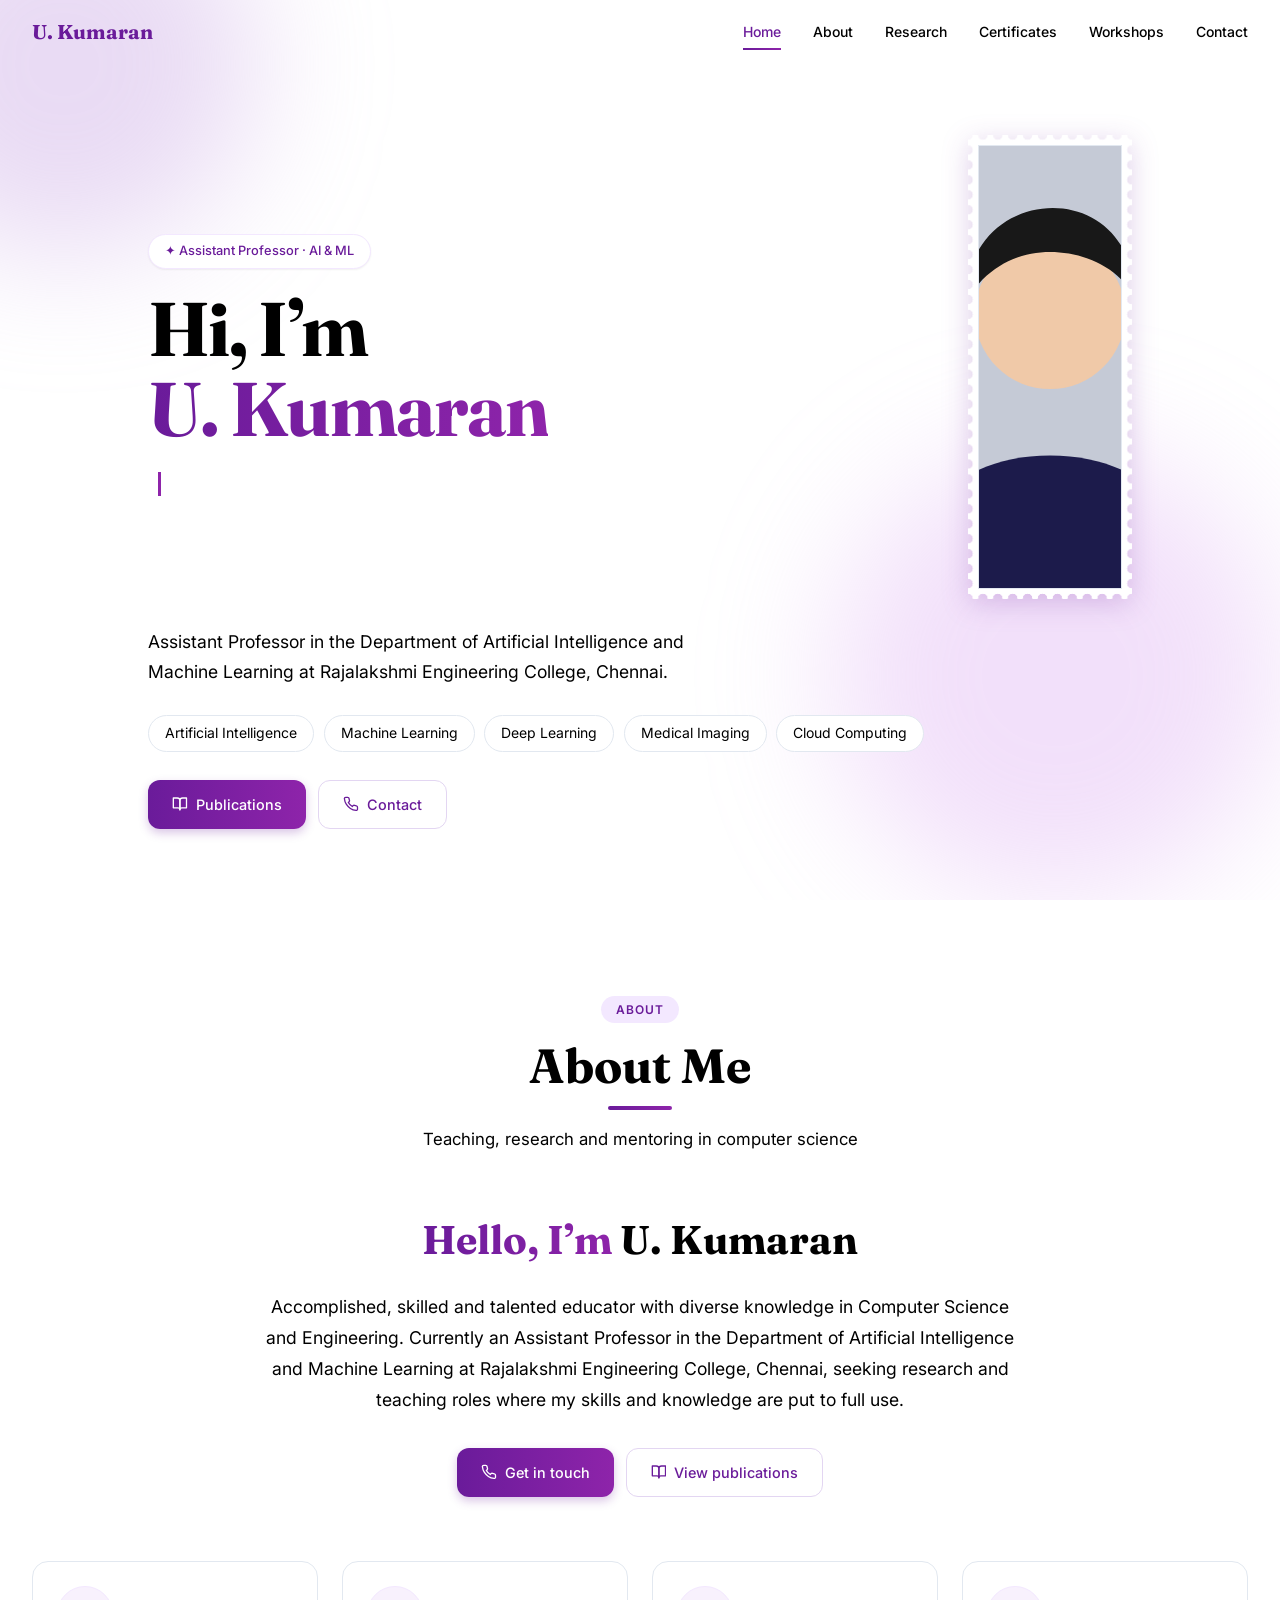
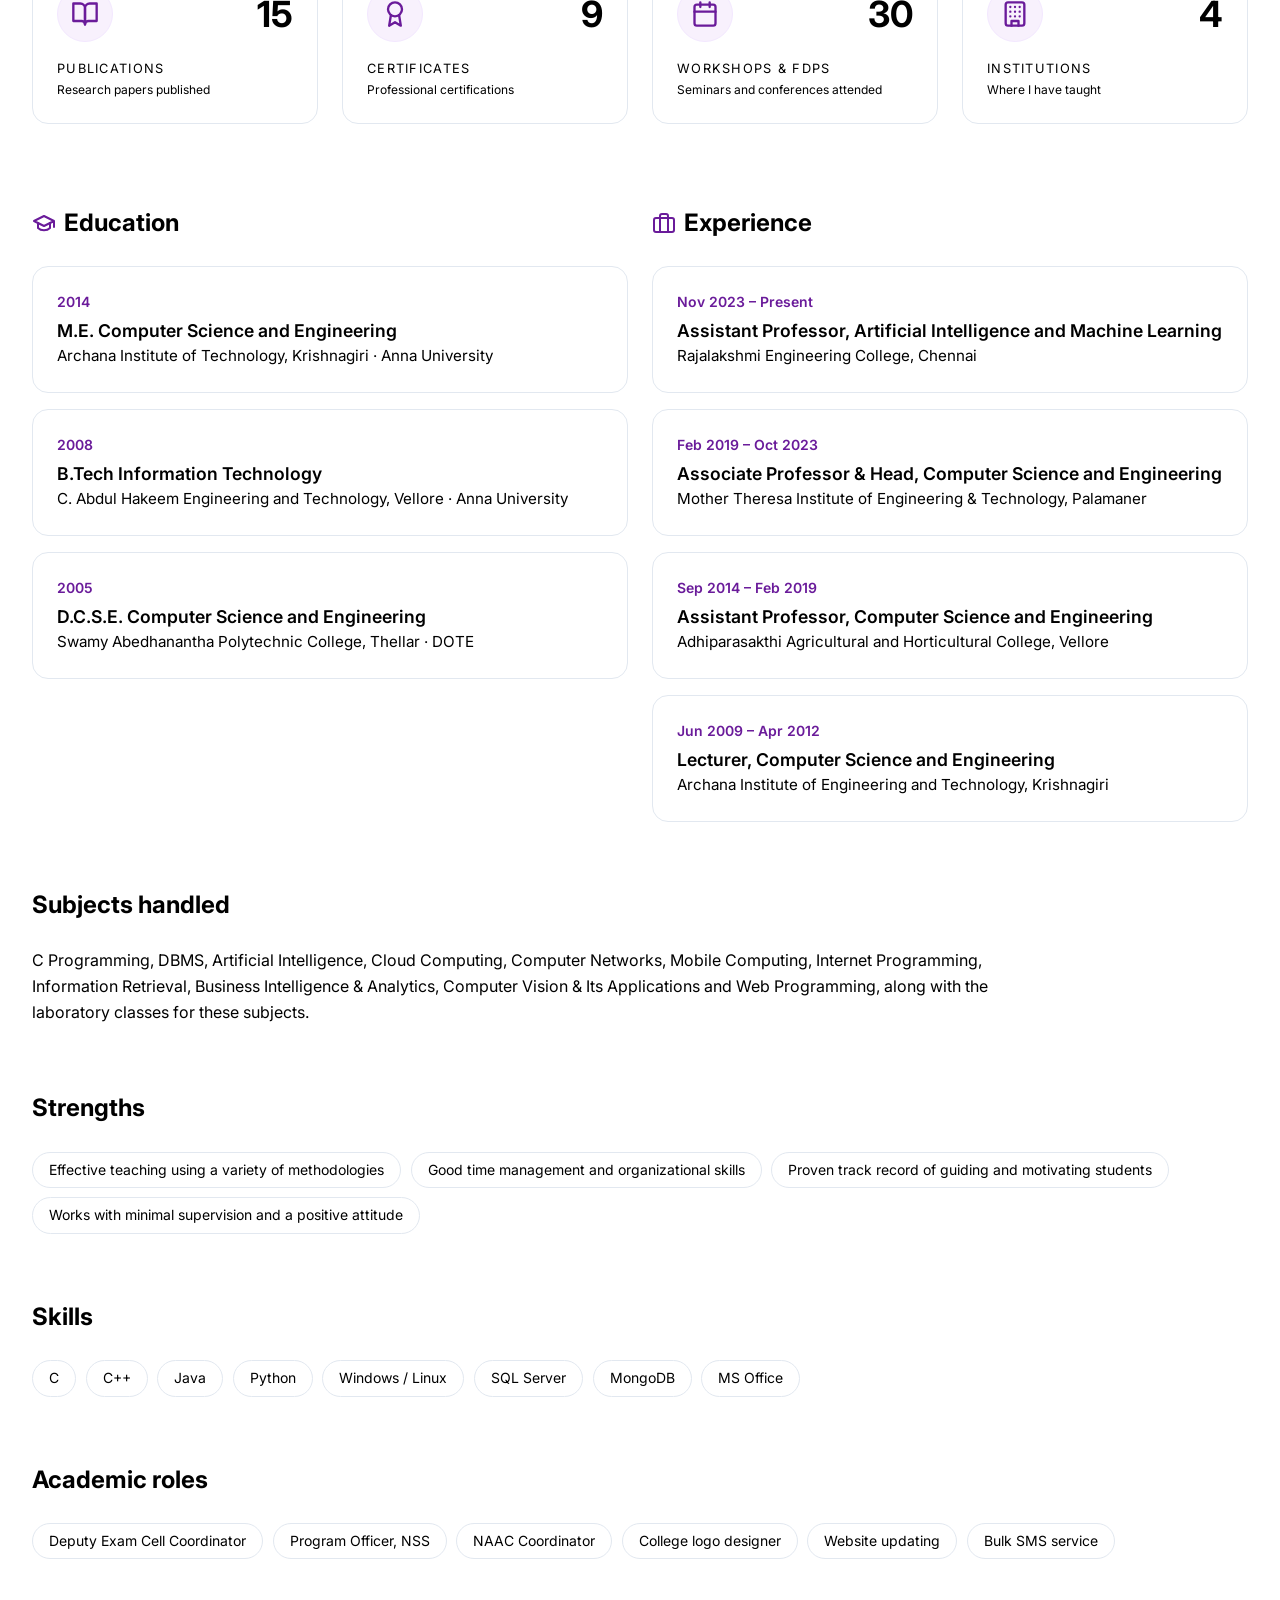
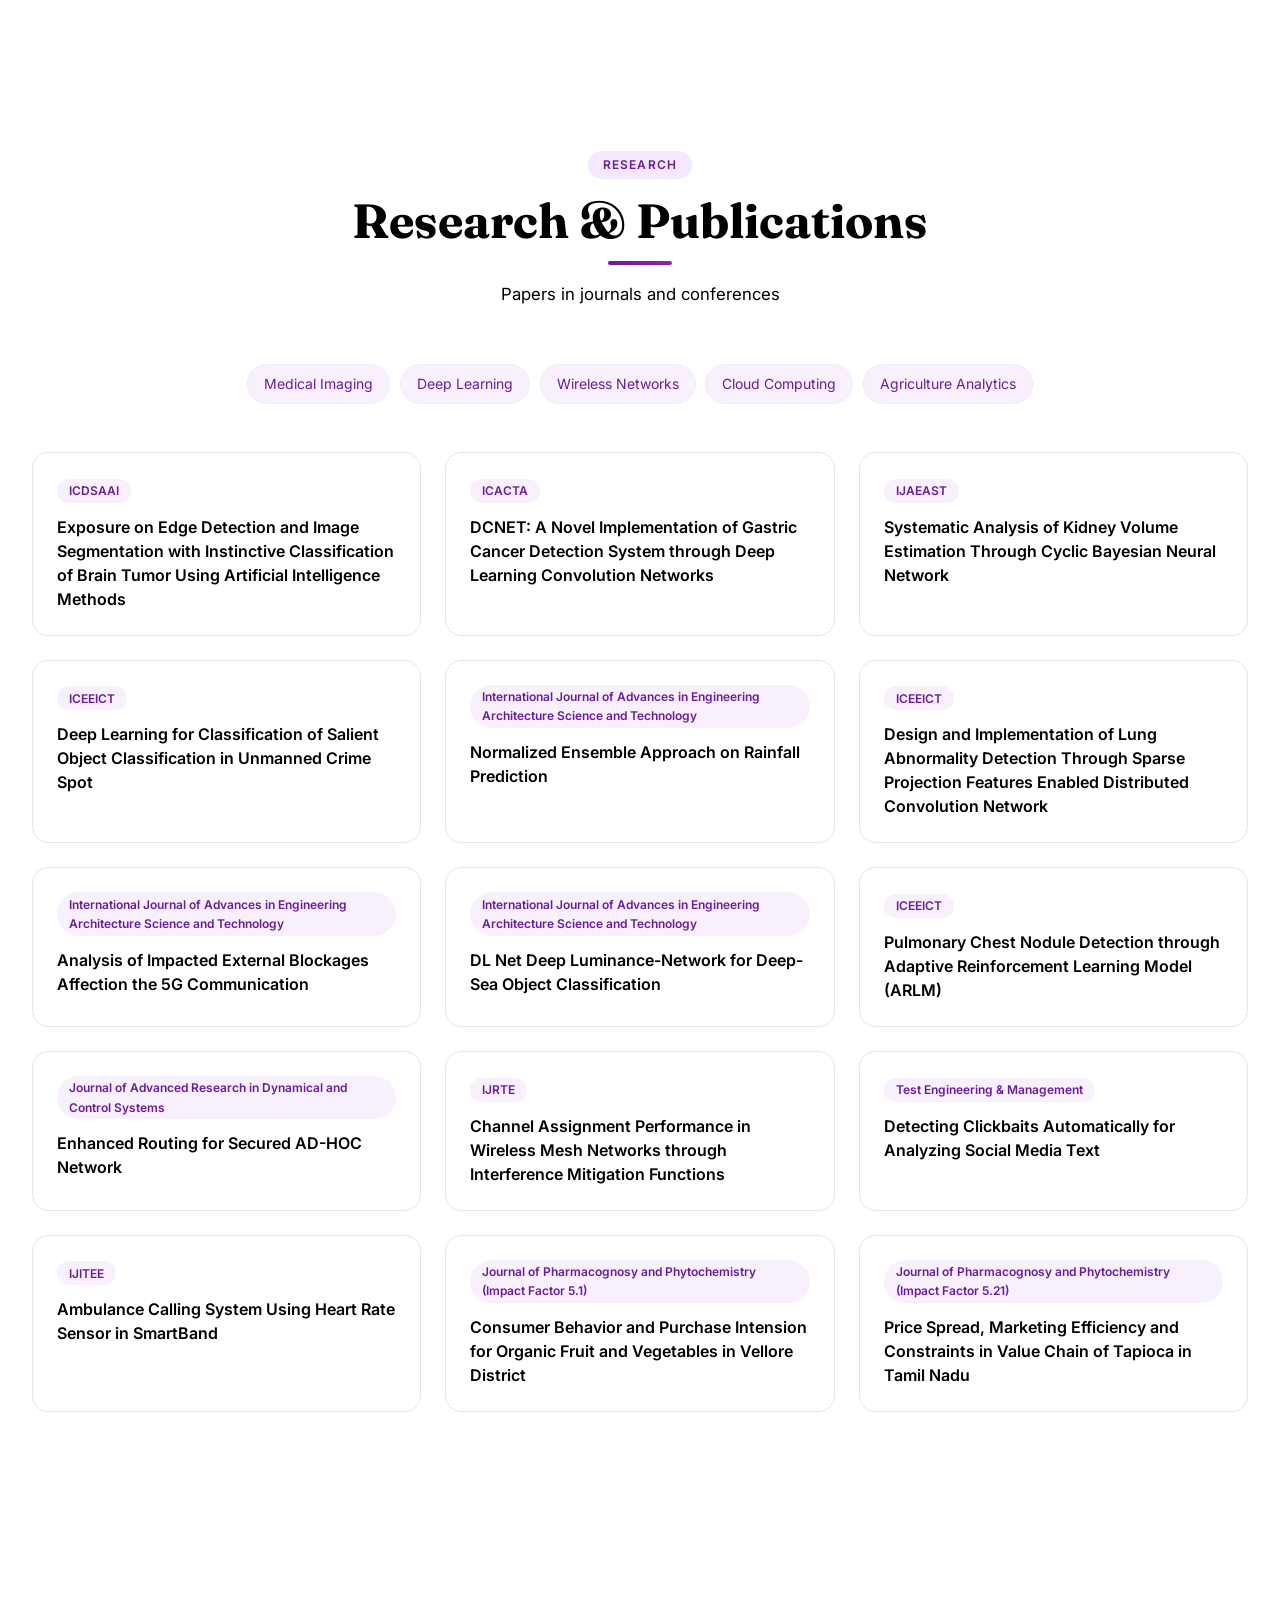
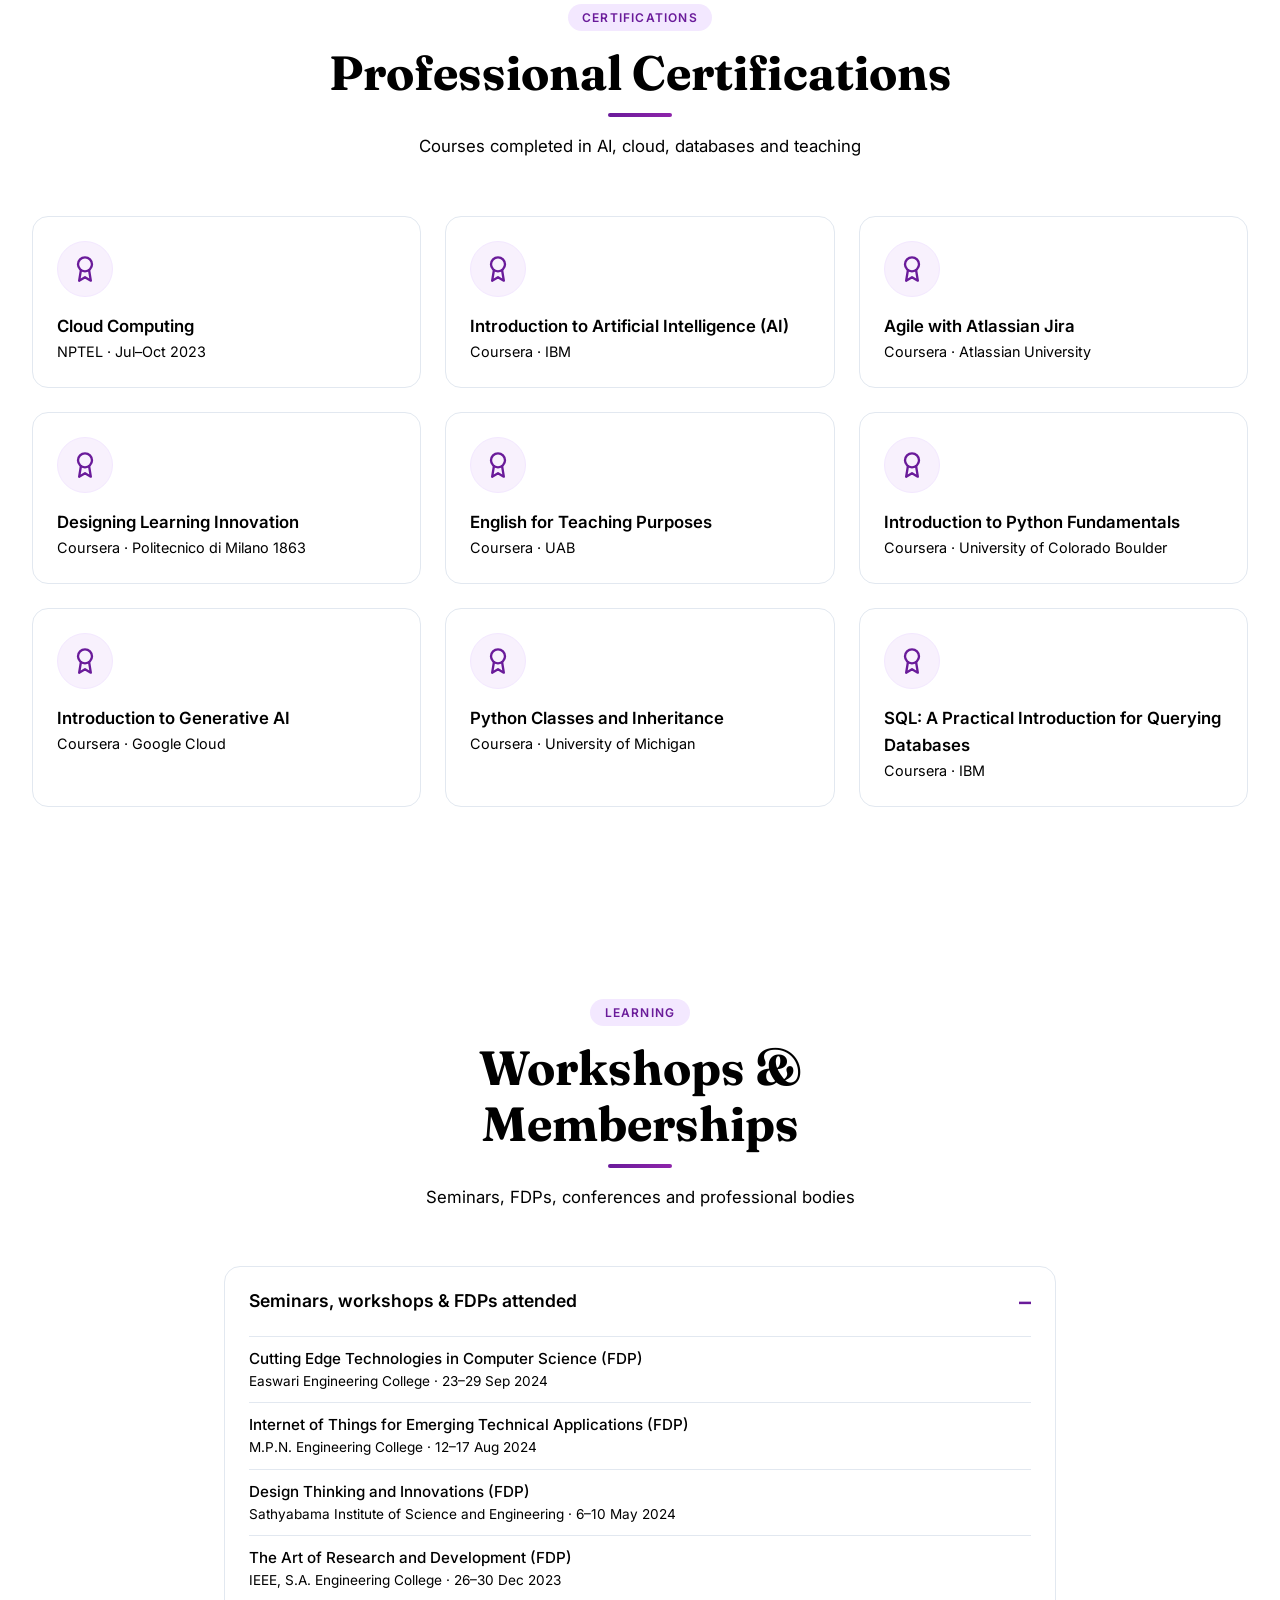
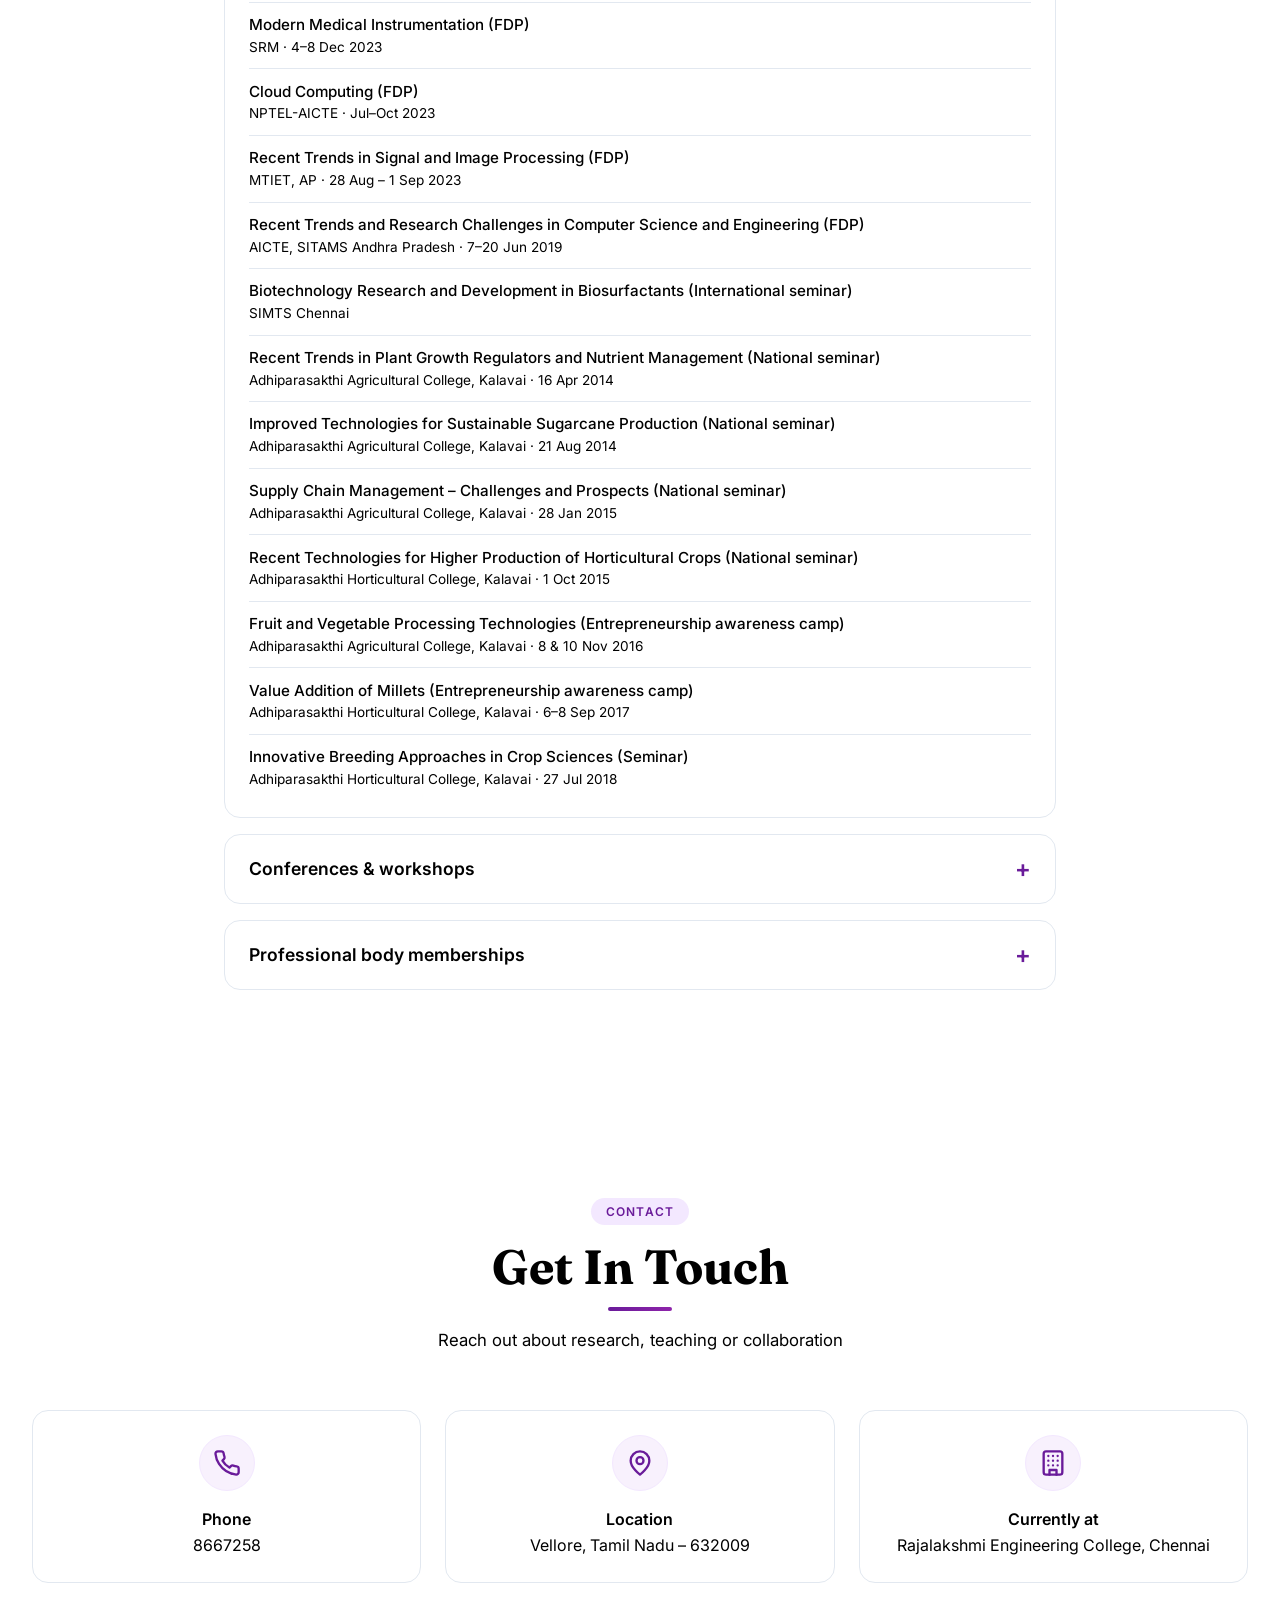
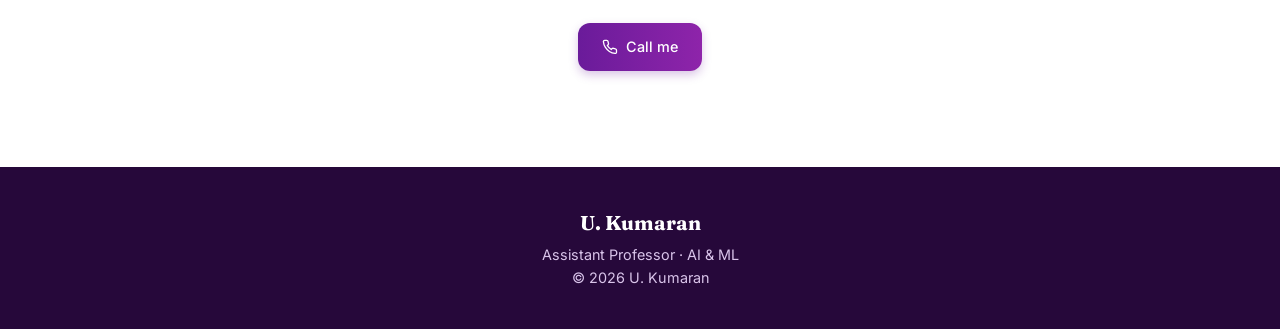
<file: index.html>
<!DOCTYPE html>
<html lang="en">
<head>
  <meta charset="UTF-8">
  <meta name="viewport" content="width=device-width, initial-scale=1, viewport-fit=cover">
  <meta name="theme-color" content="#6a1b9a">
  <title>U. Kumaran – Assistant Professor, AI &amp; ML</title>
  <link rel="preconnect" href="https://fonts.googleapis.com">
  <link rel="preconnect" href="https://fonts.gstatic.com" crossorigin>
  <link href="https://fonts.googleapis.com/css2?family=Inter:wght@300;400;500;600;700&family=Fraunces:opsz,wght@9..144,600;9..144,700&display=swap" rel="stylesheet">
  <style>
/* ===== Palette & fonts (REC purple, same as the reference site) ===== */
:root {
  box-sizing: border-box;
  padding-top: env(safe-area-inset-top, 0px);
  padding-bottom: env(safe-area-inset-bottom, 0px);

  --rec: #6a1b9a; --rec-dark: #5a1582; --purple: #8e24aa;
  --accent: #6a1b9a;           /* purple used for text/links */
  --tint: #f3e8ff; --tint-2: #f8f1fd; --line-purple: #e3d6f2;
  --bg: #ffffff; --surface: #ffffff;
  --heading: #000000; --text: #000000; --muted: #000000; --soft: #000000; --border: #e2e8f0;
  --grad: linear-gradient(90deg, #6a1b9a, #8e24aa);
  --font-body: "Inter", ui-sans-serif, system-ui, sans-serif;
  --font-display: "Fraunces", ui-serif, Georgia, serif;
}

/* ===== Basics ===== */
* { box-sizing: border-box; margin: 0; padding: 0; }
html { scroll-behavior: smooth; scroll-padding-top: 5rem; }
body { background: var(--bg); color: var(--text); font-family: var(--font-body); line-height: 1.6; -webkit-font-smoothing: antialiased; overflow-x: clip; }
a { color: inherit; text-decoration: none; }
ul { list-style: none; }
:focus-visible { outline: 2px solid #8e24aa; outline-offset: 3px; border-radius: 6px; }
::selection { background: var(--tint); color: var(--rec-dark); }
.container { max-width: 80rem; margin: 0 auto; padding: 0 1.25rem; }
@media (min-width: 1024px) { .container { padding: 0 2rem; } }
.ic { width: 1.1em; height: 1.1em; fill: none; stroke: currentColor; stroke-width: 2; stroke-linecap: round; stroke-linejoin: round; flex: none; }
.grad { background: var(--grad); -webkit-background-clip: text; background-clip: text; color: transparent; }
.skip { position: absolute; left: -999px; } .skip:focus { left: 12px; top: 12px; z-index: 70; background: var(--rec); color: #fff; padding: .5rem 1rem; border-radius: .5rem; }

/* ===== Navbar ===== */
.nav { position: fixed; inset: 0 0 auto 0; z-index: 50; padding-top: env(safe-area-inset-top, 0px); transition: background .3s, box-shadow .3s; }
.nav.scrolled, .nav.open { background: color-mix(in srgb, var(--surface) 90%, transparent); backdrop-filter: blur(8px); box-shadow: 0 1px 3px rgba(0,0,0,.08); }
.nav-inner { height: 4rem; display: flex; align-items: center; justify-content: space-between; }
.brand { font-family: var(--font-display); font-size: 1.25rem; font-weight: 700; color: var(--accent); }
.nav-links { display: none; gap: 2rem; }
.nav-links a { position: relative; padding: .5rem 0; font-size: .875rem; font-weight: 500; color: var(--muted); transition: color .2s; }
.nav-links a::after { content: ""; position: absolute; left: 0; bottom: -2px; width: 100%; height: 2px; background: var(--grad); transform: scaleX(0); transform-origin: left; transition: transform .3s; }
.nav-links a:hover, .nav-links a.active { color: var(--accent); }
.nav-links a.active::after { transform: scaleX(1); }
.menu-toggle { background: none; border: 0; color: var(--muted); padding: .5rem; cursor: pointer; border-radius: .5rem; }
.menu-toggle .ic { width: 1.5rem; height: 1.5rem; }
.mobile-menu { position: fixed; left: 0; right: 0; top: calc(4rem + env(safe-area-inset-top, 0px)); background: var(--surface); box-shadow: 0 10px 25px rgba(0,0,0,.12); padding: .75rem 1rem 1.5rem; transform: translateY(-1rem); opacity: 0; pointer-events: none; transition: all .3s; }
.nav.open .mobile-menu { transform: none; opacity: 1; pointer-events: auto; }
.mobile-menu a { display: block; padding: .75rem; border-radius: .375rem; font-weight: 500; }
.mobile-menu a.active { background: var(--tint-2); color: var(--accent); }
@media (min-width: 768px) { .nav-links { display: flex; } .menu-toggle, .mobile-menu { display: none; } }

/* ===== Hero ===== */
.hero { position: relative; min-height: 100vh; display: flex; align-items: center; padding-top: 4rem; overflow: hidden; }
.blob { position: absolute; border-radius: 50%; filter: blur(64px); pointer-events: none; z-index: -1; }
.blob.a { top: -8rem; left: -8rem; width: 24rem; height: 24rem; background: rgba(199,166,228,.4); }
.blob.b { right: 0; bottom: 0; width: 28rem; height: 28rem; background: rgba(217,165,240,.35); }
.hero-inner { max-width: 64rem; width: 100%; margin: 0 auto; padding: 4rem 1.25rem; display: grid; gap: 1.75rem; justify-items: start; }
.hero-top { display: flex; flex-direction: column-reverse; align-items: flex-start; gap: 1.5rem; width: 100%; }
@media (min-width: 640px) { .hero-top { flex-direction: row; align-items: center; justify-content: space-between; } }
.hero-text { display: grid; gap: 1.25rem; }
.badge { display: inline-flex; align-items: center; gap: .5rem; justify-self: start; background: var(--surface); border: 1px solid var(--tint); color: var(--accent); border-radius: 999px; padding: .375rem 1rem; font-size: .8rem; font-weight: 500; box-shadow: 0 1px 2px rgba(0,0,0,.06); }
h1 { font-family: var(--font-display); font-size: clamp(3rem, 8vw, 4.75rem); font-weight: 700; line-height: 1.05; letter-spacing: -.025em; color: var(--heading); }
.role { display: flex; align-items: center; height: 2rem; font-size: clamp(1.2rem, 2.5vw, 1.5rem); font-weight: 300; color: var(--muted); }
.caret { display: inline-block; width: 3px; height: 1.5rem; margin-left: 4px; background: #8e24aa; animation: blink 1s step-end infinite; }
@keyframes blink { 50% { opacity: 0; } }
.tagline { max-width: 36rem; font-size: 1.1rem; color: var(--muted); line-height: 1.7; }

/* postage-stamp photo frame */
.stamp-shadow { filter: drop-shadow(0 6px 14px rgba(106,27,154,.22)); transform: rotate(-3deg); transition: transform .3s; flex: none; }
.stamp-shadow:hover { transform: rotate(0); }
.stamp { --r: 5px; padding: calc(2 * var(--r)); background: #fff;
  -webkit-mask: radial-gradient(var(--r), #0000 98%, #000) round calc(-1.5 * var(--r)) calc(-1.5 * var(--r)) / calc(3 * var(--r)) calc(3 * var(--r)), linear-gradient(#000 0 0) no-repeat 50% / calc(100% - 3 * var(--r)) calc(100% - 3 * var(--r));
  mask: radial-gradient(var(--r), #0000 98%, #000) round calc(-1.5 * var(--r)) calc(-1.5 * var(--r)) / calc(3 * var(--r)) calc(3 * var(--r)), linear-gradient(#000 0 0) no-repeat 50% / calc(100% - 3 * var(--r)) calc(100% - 3 * var(--r)); }
.stamp img { display: block; width: 7rem; aspect-ratio: 7/9; object-fit: cover; border: 1px solid var(--border); }
@media (min-width: 640px) { .stamp img { width: 9rem; } }

.chips { display: flex; flex-wrap: wrap; gap: .6rem; }
.chip { background: var(--surface); border: 1px solid var(--border); color: var(--muted); border-radius: 999px; padding: .375rem 1rem; font-size: .875rem; }
.chip.purple { background: var(--tint-2); border-color: var(--tint); color: var(--accent); padding: .5rem 1rem; }
.btns { display: flex; flex-wrap: wrap; gap: .75rem; }
.btn { display: inline-flex; align-items: center; justify-content: center; gap: .5rem; border-radius: .75rem; padding: .75rem 1.5rem; font-size: .9rem; font-weight: 500; transition: all .2s; }
.btn.primary { background: var(--grad); color: #fff; box-shadow: 0 4px 10px rgba(106,27,154,.25); }
.btn.primary:hover { transform: scale(1.03); box-shadow: 0 8px 18px rgba(106,27,154,.3); }
.btn.outline { background: var(--surface); border: 1px solid var(--line-purple); color: var(--accent); }
.btn.outline:hover { background: var(--tint-2); border-color: #b772d9; }

/* reveal on scroll (only when JS is running) */
.js .reveal { opacity: 0; transform: translateY(18px); transition: opacity .7s ease, transform .7s ease; }
.js .reveal.is-visible { opacity: 1; transform: none; }

/* ===== Sections ===== */
section.block { padding: 6rem 0; }
section.block.white { background: var(--surface); }
.sh { text-align: center; max-width: 40rem; margin: 0 auto 3.5rem; }
.eyebrow { display: inline-block; background: var(--tint); color: var(--accent); border-radius: 999px; padding: .25rem .9rem; font-size: .75rem; font-weight: 600; letter-spacing: .1em; text-transform: uppercase; }
.sh h2 { font-family: var(--font-display); font-size: clamp(2rem, 4.5vw, 3rem); font-weight: 700; color: var(--heading); line-height: 1.15; margin: .9rem 0 .8rem; }
.sh .bar { width: 4rem; height: 4px; border-radius: 4px; background: var(--grad); margin: 0 auto 1rem; }
.sh p { color: var(--muted); font-size: 1.05rem; }
h3.sec { display: flex; align-items: center; gap: .5rem; font-size: 1.5rem; font-weight: 700; color: var(--heading); margin: 4rem 0 1.5rem; }
h3.sec .ic { color: var(--accent); width: 1.5rem; height: 1.5rem; }

.card { background: var(--surface); border: 1px solid var(--border); border-radius: 1rem; padding: 1.5rem; transition: transform .2s, box-shadow .2s; }
.card:hover { transform: translateY(-2px); box-shadow: 0 10px 24px rgba(106,27,154,.1); }
.white .card, .white .chip:not(.purple) { background: var(--bg); }
.grid { display: grid; gap: 1.5rem; }
.g2 { grid-template-columns: repeat(auto-fit, minmax(min(100%, 22rem), 1fr)); }
.g3 { grid-template-columns: repeat(auto-fit, minmax(min(100%, 18rem), 1fr)); }
.g4 { grid-template-columns: repeat(auto-fit, minmax(min(100%, 14rem), 1fr)); }

/* about */
.intro { max-width: 48rem; margin: 0 auto; text-align: center; }
.intro h3 { font-family: var(--font-display); font-size: clamp(1.8rem, 4vw, 2.5rem); font-weight: 700; color: var(--heading); }
.intro p { margin-top: 1.25rem; font-size: 1.1rem; color: var(--muted); line-height: 1.75; }
.intro .btns { justify-content: center; margin-top: 2rem; }
.stat-top { display: flex; align-items: center; justify-content: space-between; margin-bottom: 1rem; }
.stat-ic { display: grid; place-items: center; width: 3.5rem; height: 3.5rem; border-radius: 50%; background: var(--tint-2); border: 1px solid var(--tint); color: var(--accent); }
.stat-ic .ic { width: 1.75rem; height: 1.75rem; }
.stat-num { font-size: 2.25rem; font-weight: 700; color: var(--heading); }
.stat-label { font-size: .8rem; letter-spacing: .1em; text-transform: uppercase; color: var(--soft); }
.stat-note { font-size: .75rem; color: var(--soft); }
.tl .when { font-size: .875rem; font-weight: 600; color: var(--accent); margin-bottom: .35rem; }
.tl h4 { font-size: 1.1rem; font-weight: 600; color: var(--heading); line-height: 1.4; }
.tl p:last-child { color: var(--muted); font-size: .95rem; }
.stack { display: grid; gap: 1rem; }
.note { color: var(--muted); max-width: 60rem; }

/* research / certificates */
.pub .venue { display: inline-block; background: var(--tint-2); color: var(--accent); border-radius: 999px; padding: .15rem .75rem; font-size: .75rem; font-weight: 600; margin-bottom: .75rem; }
.pub h4 { font-size: 1rem; font-weight: 600; color: var(--heading); line-height: 1.5; }
.cert .stat-ic { margin-bottom: 1rem; }
.cert h4 { font-size: 1.05rem; font-weight: 600; color: var(--heading); }
.cert p { color: var(--muted); font-size: .9rem; }

/* collapsible lists */
details.card { padding: 0; margin-bottom: 1rem; overflow: hidden; }
details.card:hover { transform: none; }
summary { cursor: pointer; padding: 1.25rem 1.5rem; font-size: 1.1rem; font-weight: 600; color: var(--heading); display: flex; justify-content: space-between; align-items: center; list-style: none; }
summary::-webkit-details-marker { display: none; }
summary::after { content: "+"; font-size: 1.5rem; color: var(--accent); line-height: 1; }
details[open] summary::after { content: "–"; }
details ul { padding: 0 1.5rem 1rem; }
details li { padding: .7rem 0; border-top: 1px solid var(--border); font-size: .95rem; color: var(--heading); font-weight: 500; line-height: 1.5; }
details li span { display: block; font-weight: 400; font-size: .85rem; color: var(--muted); }

/* contact */
.contact-card { text-align: center; }
.contact-card .stat-ic { margin: 0 auto 1rem; }
.contact-card h4 { font-weight: 600; color: var(--heading); }
.contact-card p, .contact-card a:not(.btn) { color: var(--muted); }
.contact-card a:not(.btn):hover { color: var(--accent); }
.center { justify-content: center; margin-top: 2.5rem; }

/* footer, back to top */
footer { background: #26083a; color: #d9c4ea; text-align: center; padding: 2.5rem 1rem calc(2.5rem + env(safe-area-inset-bottom, 0px)); font-size: .9rem; }
footer strong { font-family: var(--font-display); font-size: 1.25rem; color: #fff; display: block; margin-bottom: .25rem; }
.to-top { position: fixed; right: 1.25rem; bottom: calc(1.25rem + env(safe-area-inset-bottom, 0px)); width: 3rem; height: 3rem; border: 0; border-radius: 50%; background: var(--grad); color: #fff; display: grid; place-items: center; cursor: pointer; box-shadow: 0 6px 16px rgba(106,27,154,.35); opacity: 0; transform: translateY(1rem); pointer-events: none; transition: all .3s; z-index: 40; }
.to-top.show { opacity: 1; transform: none; pointer-events: auto; }

@media (prefers-reduced-motion: reduce) {
  html { scroll-behavior: auto; }
  .js .reveal { opacity: 1; transform: none; transition: none; }
  .caret { animation: none; }
}
</style>
  <script>document.documentElement.classList.add('js')</script>
</head>
<body>
<svg width="0" height="0" style="position:absolute" aria-hidden="true"><defs>
<symbol id="i-book" viewBox="0 0 24 24"><path d="M2 3h6a4 4 0 0 1 4 4v14a3 3 0 0 0-3-3H2z"/><path d="M22 3h-6a4 4 0 0 0-4 4v14a3 3 0 0 1 3-3h7z"/></symbol>
<symbol id="i-award" viewBox="0 0 24 24"><circle cx="12" cy="8" r="6"/><path d="M15.48 12.89 17 22l-5-3-5 3 1.52-9.11"/></symbol>
<symbol id="i-cal" viewBox="0 0 24 24"><rect x="3" y="4" width="18" height="18" rx="2"/><path d="M16 2v4M8 2v4M3 10h18"/></symbol>
<symbol id="i-building" viewBox="0 0 24 24"><rect x="4" y="2" width="16" height="20" rx="2"/><path d="M9 22v-4h6v4M8 6h.01M12 6h.01M16 6h.01M8 10h.01M12 10h.01M16 10h.01M8 14h.01M12 14h.01M16 14h.01"/></symbol>
<symbol id="i-cap" viewBox="0 0 24 24"><path d="M22 10v6M2 10l10-5 10 5-10 5z"/><path d="M6 12v5c3 3 9 3 12 0v-5"/></symbol>
<symbol id="i-brief" viewBox="0 0 24 24"><rect x="2" y="7" width="20" height="14" rx="2"/><path d="M16 21V5a2 2 0 0 0-2-2h-4a2 2 0 0 0-2 2v16"/></symbol>
<symbol id="i-phone" viewBox="0 0 24 24"><path d="M22 16.92v3a2 2 0 0 1-2.18 2 19.79 19.79 0 0 1-8.63-3.07 19.5 19.5 0 0 1-6-6 19.79 19.79 0 0 1-3.07-8.67A2 2 0 0 1 4.11 2h3a2 2 0 0 1 2 1.72c.13.96.36 1.9.7 2.81a2 2 0 0 1-.45 2.11L8.09 9.91a16 16 0 0 0 6 6l1.27-1.27a2 2 0 0 1 2.11-.45c.91.34 1.85.57 2.81.7A2 2 0 0 1 22 16.92z"/></symbol>
<symbol id="i-pin" viewBox="0 0 24 24"><path d="M20 10c0 6-8 12-8 12S4 16 4 10a8 8 0 0 1 16 0z"/><circle cx="12" cy="10" r="3"/></symbol>
<symbol id="i-menu" viewBox="0 0 24 24"><path d="M4 6h16M4 12h16M4 18h16"/></symbol>
<symbol id="i-x" viewBox="0 0 24 24"><path d="M18 6 6 18M6 6l12 12"/></symbol>
<symbol id="i-up" viewBox="0 0 24 24"><path d="m18 15-6-6-6 6"/></symbol>
</defs></svg>
<a class="skip" href="#main">Skip to content</a>

<header class="nav" id="nav">
  <nav class="container nav-inner" aria-label="Main">
    <a class="brand" href="#home">U. Kumaran</a>
    <ul class="nav-links"><li><a href="#home" data-id="home">Home</a></li><li><a href="#about" data-id="about">About</a></li><li><a href="#research" data-id="research">Research</a></li><li><a href="#certificates" data-id="certificates">Certificates</a></li><li><a href="#workshops" data-id="workshops">Workshops</a></li><li><a href="#contact" data-id="contact">Contact</a></li></ul>
    <button class="menu-toggle" id="menuBtn" aria-label="Toggle menu" aria-expanded="false"><svg class="ic" aria-hidden="true"><use href="#i-menu"/></svg></button>
  </nav>
  <div class="mobile-menu"><a href="#home" data-id="home">Home</a><a href="#about" data-id="about">About</a><a href="#research" data-id="research">Research</a><a href="#certificates" data-id="certificates">Certificates</a><a href="#workshops" data-id="workshops">Workshops</a><a href="#contact" data-id="contact">Contact</a></div>
</header>

<main id="main">
  <!-- HOME -->
  <section id="home" class="hero">
    <div class="blob a" aria-hidden="true"></div><div class="blob b" aria-hidden="true"></div>
    <div class="hero-inner">
      <div class="hero-top">
        <div class="hero-text">
          <span class="badge reveal">✦ Assistant Professor · AI &amp; ML</span>
          <h1 class="reveal">Hi, I’m<br><span class="grad">U. Kumaran</span></h1>
          <p class="role reveal" aria-live="polite"><span id="typed">Assistant Professor</span><span class="caret"></span></p>
        </div>
        <!-- Replace the src below with your own photo, e.g. src="me.jpg" -->
        <figure class="stamp-shadow reveal"><div class="stamp"><img src="data:image/svg+xml,%3Csvg xmlns='http://www.w3.org/2000/svg' viewBox='0 0 400 500'%3E%3Crect width='400' height='500' fill='%23c5cad6'/%3E%3Ccircle cx='200' cy='190' r='85' fill='%23f0c9a8'/%3E%3Cpath d='M105 175c0-70 50-105 98-105s92 35 92 100c-20-35-60-50-95-50s-70 15-95 55z' fill='%23181818'/%3E%3Cpath d='M40 500c0-90 60-150 160-150s160 60 160 150z' fill='%231c1b4b'/%3E%3C/svg%3E" alt="U. Kumaran" width="413" height="444"></div></figure>
      </div>
      <p class="tagline reveal">Assistant Professor in the Department of Artificial Intelligence and Machine Learning at Rajalakshmi Engineering College, Chennai.</p>
      <div class="chips reveal"><span class="chip">Artificial Intelligence</span><span class="chip">Machine Learning</span><span class="chip">Deep Learning</span><span class="chip">Medical Imaging</span><span class="chip">Cloud Computing</span></div>
      <div class="btns reveal">
        <a class="btn primary" href="#research"><svg class="ic" aria-hidden="true"><use href="#i-book"/></svg> Publications</a>
        <a class="btn outline" href="#contact"><svg class="ic" aria-hidden="true"><use href="#i-phone"/></svg> Contact</a>
      </div>
    </div>
  </section>

  <!-- ABOUT -->
  <section id="about" class="block"><div class="container">
    <div class="sh reveal"><span class="eyebrow">About</span><h2>About Me</h2><div class="bar"></div><p>Teaching, research and mentoring in computer science</p></div>
    <div class="intro reveal">
      <h3><span class="grad">Hello, I’m</span> U. Kumaran</h3>
      <p>Accomplished, skilled and talented educator with diverse knowledge in Computer Science and Engineering. Currently an Assistant Professor in the Department of Artificial Intelligence and Machine Learning at Rajalakshmi Engineering College, Chennai, seeking research and teaching roles where my skills and knowledge are put to full use.</p>
      <div class="btns"><a class="btn primary" href="#contact"><svg class="ic" aria-hidden="true"><use href="#i-phone"/></svg> Get in touch</a><a class="btn outline" href="#research"><svg class="ic" aria-hidden="true"><use href="#i-book"/></svg> View publications</a></div>
    </div>
    <div class="grid g4" style="margin-top:4rem"><div class="card reveal"><div class="stat-top"><span class="stat-ic"><svg class="ic" aria-hidden="true"><use href="#i-book"/></svg></span><span class="stat-num">15</span></div><p class="stat-label">Publications</p><p class="stat-note">Research papers published</p></div>
<div class="card reveal"><div class="stat-top"><span class="stat-ic"><svg class="ic" aria-hidden="true"><use href="#i-award"/></svg></span><span class="stat-num">9</span></div><p class="stat-label">Certificates</p><p class="stat-note">Professional certifications</p></div>
<div class="card reveal"><div class="stat-top"><span class="stat-ic"><svg class="ic" aria-hidden="true"><use href="#i-cal"/></svg></span><span class="stat-num">30</span></div><p class="stat-label">Workshops &amp; FDPs</p><p class="stat-note">Seminars and conferences attended</p></div>
<div class="card reveal"><div class="stat-top"><span class="stat-ic"><svg class="ic" aria-hidden="true"><use href="#i-building"/></svg></span><span class="stat-num">4</span></div><p class="stat-label">Institutions</p><p class="stat-note">Where I have taught</p></div></div>

    <div class="grid g2" style="margin-top:1rem">
      <div><h3 class="sec"><svg class="ic" aria-hidden="true"><use href="#i-cap"/></svg> Education</h3><div class="stack"><div class="card tl reveal"><p class="when">2014</p><h4>M.E. Computer Science and Engineering</h4><p>Archana Institute of Technology, Krishnagiri · Anna University</p></div>
<div class="card tl reveal"><p class="when">2008</p><h4>B.Tech Information Technology</h4><p>C. Abdul Hakeem Engineering and Technology, Vellore · Anna University</p></div>
<div class="card tl reveal"><p class="when">2005</p><h4>D.C.S.E. Computer Science and Engineering</h4><p>Swamy Abedhanantha Polytechnic College, Thellar · DOTE</p></div></div></div>
      <div><h3 class="sec"><svg class="ic" aria-hidden="true"><use href="#i-brief"/></svg> Experience</h3><div class="stack"><div class="card tl reveal"><p class="when">Nov 2023 – Present</p><h4>Assistant Professor, Artificial Intelligence and Machine Learning</h4><p>Rajalakshmi Engineering College, Chennai</p></div>
<div class="card tl reveal"><p class="when">Feb 2019 – Oct 2023</p><h4>Associate Professor &amp; Head, Computer Science and Engineering</h4><p>Mother Theresa Institute of Engineering &amp; Technology, Palamaner</p></div>
<div class="card tl reveal"><p class="when">Sep 2014 – Feb 2019</p><h4>Assistant Professor, Computer Science and Engineering</h4><p>Adhiparasakthi Agricultural and Horticultural College, Vellore</p></div>
<div class="card tl reveal"><p class="when">Jun 2009 – Apr 2012</p><h4>Lecturer, Computer Science and Engineering</h4><p>Archana Institute of Engineering and Technology, Krishnagiri</p></div></div></div>
    </div>

    <h3 class="sec">Subjects handled</h3><p class="note reveal">C Programming, DBMS, Artificial Intelligence, Cloud Computing, Computer Networks, Mobile Computing, Internet Programming, Information Retrieval, Business Intelligence &amp; Analytics, Computer Vision &amp; Its Applications and Web Programming, along with the laboratory classes for these subjects.</p>
    <h3 class="sec">Strengths</h3><div class="chips reveal"><span class="chip">Effective teaching using a variety of methodologies</span><span class="chip">Good time management and organizational skills</span><span class="chip">Proven track record of guiding and motivating students</span><span class="chip">Works with minimal supervision and a positive attitude</span></div>
    <h3 class="sec">Skills</h3><div class="chips reveal"><span class="chip">C</span><span class="chip">C++</span><span class="chip">Java</span><span class="chip">Python</span><span class="chip">Windows / Linux</span><span class="chip">SQL Server</span><span class="chip">MongoDB</span><span class="chip">MS Office</span></div>
    <h3 class="sec">Academic roles</h3><div class="chips reveal"><span class="chip">Deputy Exam Cell Coordinator</span><span class="chip">Program Officer, NSS</span><span class="chip">NAAC Coordinator</span><span class="chip">College logo designer</span><span class="chip">Website updating</span><span class="chip">Bulk SMS service</span></div>
  </div></section>

  <!-- RESEARCH -->
  <section id="research" class="block white"><div class="container">
    <div class="sh reveal"><span class="eyebrow">Research</span><h2>Research &amp; Publications</h2><div class="bar"></div><p>Papers in journals and conferences</p></div>
    <div class="chips reveal" style="justify-content:center;margin-bottom:3rem"><span class="chip purple">Medical Imaging</span><span class="chip purple">Deep Learning</span><span class="chip purple">Wireless Networks</span><span class="chip purple">Cloud Computing</span><span class="chip purple">Agriculture Analytics</span></div>
    <div class="grid g2"><article class="card pub reveal"><span class="venue">ICDSAAI</span><h4>Exposure on Edge Detection and Image Segmentation with Instinctive Classification of Brain Tumor Using Artificial Intelligence Methods</h4></article>
<article class="card pub reveal"><span class="venue">ICACTA</span><h4>DCNET: A Novel Implementation of Gastric Cancer Detection System through Deep Learning Convolution Networks</h4></article>
<article class="card pub reveal"><span class="venue">IJAEAST</span><h4>Systematic Analysis of Kidney Volume Estimation Through Cyclic Bayesian Neural Network</h4></article>
<article class="card pub reveal"><span class="venue">ICEEICT</span><h4>Deep Learning for Classification of Salient Object Classification in Unmanned Crime Spot</h4></article>
<article class="card pub reveal"><span class="venue">International Journal of Advances in Engineering Architecture Science and Technology</span><h4>Normalized Ensemble Approach on Rainfall Prediction</h4></article>
<article class="card pub reveal"><span class="venue">ICEEICT</span><h4>Design and Implementation of Lung Abnormality Detection Through Sparse Projection Features Enabled Distributed Convolution Network</h4></article>
<article class="card pub reveal"><span class="venue">International Journal of Advances in Engineering Architecture Science and Technology</span><h4>Analysis of Impacted External Blockages Affection the 5G Communication</h4></article>
<article class="card pub reveal"><span class="venue">International Journal of Advances in Engineering Architecture Science and Technology</span><h4>DL Net Deep Luminance-Network for Deep-Sea Object Classification</h4></article>
<article class="card pub reveal"><span class="venue">ICEEICT</span><h4>Pulmonary Chest Nodule Detection through Adaptive Reinforcement Learning Model (ARLM)</h4></article>
<article class="card pub reveal"><span class="venue">Journal of Advanced Research in Dynamical and Control Systems</span><h4>Enhanced Routing for Secured AD-HOC Network</h4></article>
<article class="card pub reveal"><span class="venue">IJRTE</span><h4>Channel Assignment Performance in Wireless Mesh Networks through Interference Mitigation Functions</h4></article>
<article class="card pub reveal"><span class="venue">Test Engineering &amp; Management</span><h4>Detecting Clickbaits Automatically for Analyzing Social Media Text</h4></article>
<article class="card pub reveal"><span class="venue">IJITEE</span><h4>Ambulance Calling System Using Heart Rate Sensor in SmartBand</h4></article>
<article class="card pub reveal"><span class="venue">Journal of Pharmacognosy and Phytochemistry (Impact Factor 5.1)</span><h4>Consumer Behavior and Purchase Intension for Organic Fruit and Vegetables in Vellore District</h4></article>
<article class="card pub reveal"><span class="venue">Journal of Pharmacognosy and Phytochemistry (Impact Factor 5.21)</span><h4>Price Spread, Marketing Efficiency and Constraints in Value Chain of Tapioca in Tamil Nadu</h4></article></div>
  </div></section>

  <!-- CERTIFICATES -->
  <section id="certificates" class="block"><div class="container">
    <div class="sh reveal"><span class="eyebrow">Certifications</span><h2>Professional Certifications</h2><div class="bar"></div><p>Courses completed in AI, cloud, databases and teaching</p></div>
    <div class="grid g3"><div class="card cert reveal"><span class="stat-ic"><svg class="ic" aria-hidden="true"><use href="#i-award"/></svg></span><h4>Cloud Computing</h4><p>NPTEL · Jul–Oct 2023</p></div>
<div class="card cert reveal"><span class="stat-ic"><svg class="ic" aria-hidden="true"><use href="#i-award"/></svg></span><h4>Introduction to Artificial Intelligence (AI)</h4><p>Coursera · IBM</p></div>
<div class="card cert reveal"><span class="stat-ic"><svg class="ic" aria-hidden="true"><use href="#i-award"/></svg></span><h4>Agile with Atlassian Jira</h4><p>Coursera · Atlassian University</p></div>
<div class="card cert reveal"><span class="stat-ic"><svg class="ic" aria-hidden="true"><use href="#i-award"/></svg></span><h4>Designing Learning Innovation</h4><p>Coursera · Politecnico di Milano 1863</p></div>
<div class="card cert reveal"><span class="stat-ic"><svg class="ic" aria-hidden="true"><use href="#i-award"/></svg></span><h4>English for Teaching Purposes</h4><p>Coursera · UAB</p></div>
<div class="card cert reveal"><span class="stat-ic"><svg class="ic" aria-hidden="true"><use href="#i-award"/></svg></span><h4>Introduction to Python Fundamentals</h4><p>Coursera · University of Colorado Boulder</p></div>
<div class="card cert reveal"><span class="stat-ic"><svg class="ic" aria-hidden="true"><use href="#i-award"/></svg></span><h4>Introduction to Generative AI</h4><p>Coursera · Google Cloud</p></div>
<div class="card cert reveal"><span class="stat-ic"><svg class="ic" aria-hidden="true"><use href="#i-award"/></svg></span><h4>Python Classes and Inheritance</h4><p>Coursera · University of Michigan</p></div>
<div class="card cert reveal"><span class="stat-ic"><svg class="ic" aria-hidden="true"><use href="#i-award"/></svg></span><h4>SQL: A Practical Introduction for Querying Databases</h4><p>Coursera · IBM</p></div></div>
  </div></section>

  <!-- WORKSHOPS -->
  <section id="workshops" class="block white"><div class="container">
    <div class="sh reveal"><span class="eyebrow">Learning</span><h2>Workshops &amp; Memberships</h2><div class="bar"></div><p>Seminars, FDPs, conferences and professional bodies</p></div>
    <div style="max-width:52rem;margin:0 auto"><details class="card reveal" open><summary>Seminars, workshops &amp; FDPs attended</summary><ul class="plain">
<li>Cutting Edge Technologies in Computer Science (FDP) <span>Easwari Engineering College · 23–29 Sep 2024</span></li>
<li>Internet of Things for Emerging Technical Applications (FDP) <span>M.P.N. Engineering College · 12–17 Aug 2024</span></li>
<li>Design Thinking and Innovations (FDP) <span>Sathyabama Institute of Science and Engineering · 6–10 May 2024</span></li>
<li>The Art of Research and Development (FDP) <span>IEEE, S.A. Engineering College · 26–30 Dec 2023</span></li>
<li>Modern Medical Instrumentation (FDP) <span>SRM · 4–8 Dec 2023</span></li>
<li>Cloud Computing (FDP) <span>NPTEL-AICTE · Jul–Oct 2023</span></li>
<li>Recent Trends in Signal and Image Processing (FDP) <span>MTIET, AP · 28 Aug – 1 Sep 2023</span></li>
<li>Recent Trends and Research Challenges in Computer Science and Engineering (FDP) <span>AICTE, SITAMS Andhra Pradesh · 7–20 Jun 2019</span></li>
<li>Biotechnology Research and Development in Biosurfactants (International seminar) <span>SIMTS Chennai</span></li>
<li>Recent Trends in Plant Growth Regulators and Nutrient Management (National seminar) <span>Adhiparasakthi Agricultural College, Kalavai · 16 Apr 2014</span></li>
<li>Improved Technologies for Sustainable Sugarcane Production (National seminar) <span>Adhiparasakthi Agricultural College, Kalavai · 21 Aug 2014</span></li>
<li>Supply Chain Management – Challenges and Prospects (National seminar) <span>Adhiparasakthi Agricultural College, Kalavai · 28 Jan 2015</span></li>
<li>Recent Technologies for Higher Production of Horticultural Crops (National seminar) <span>Adhiparasakthi Horticultural College, Kalavai · 1 Oct 2015</span></li>
<li>Fruit and Vegetable Processing Technologies (Entrepreneurship awareness camp) <span>Adhiparasakthi Agricultural College, Kalavai · 8 &amp; 10 Nov 2016</span></li>
<li>Value Addition of Millets (Entrepreneurship awareness camp) <span>Adhiparasakthi Horticultural College, Kalavai · 6–8 Sep 2017</span></li>
<li>Innovative Breeding Approaches in Crop Sciences (Seminar) <span>Adhiparasakthi Horticultural College, Kalavai · 27 Jul 2018</span></li>
</ul></details>
<details class="card reveal"><summary>Conferences &amp; workshops</summary><ul class="plain">
<li>Hybrid Cat Boost Model for Financial Stock Growth Analysis <span>ICAET 2023 · 13 Apr 2023</span></li>
<li>Deep Reinforced Learning Algorithm for Chronic Kidney Abnormality Prediction <span>ICAET 2023 · 12 Apr 2023</span></li>
<li>Deep Learning for Classification of Salient Object Classification in Unmanned Crime Spot <span>ICEEICT 2023 · Apr 2023</span></li>
<li>International Conference on Advances in Engineering and Technology <span>K.R. Pet Krishna Government Engineering College, Karnataka · 13 Apr 2023</span></li>
<li>Workshop on SPSS in Research <span>Star International Foundation and Research · 26–30 Dec 2023</span></li>
<li>Advanced Research Methodology (two-week national workshop) <span>SRM · 3–18 Jul 2023</span></li>
<li>Importance of Assistive Technologies in Higher Education for Differently Abled Learners <span>VIT</span></li>
<li>2nd National Conference on Industrial Internet of Things and Emerging Technologies <span>Saveetha University, Chennai · 5 Apr 2016</span></li>
<li>11th International Tamil Internet Conference <span>Annamalai University, Chidambaram · 28–30 Dec 2017</span></li>
<li>Workshop on National e-Governance Plan <span>MIT Campus, Anna University · 19 Dec 2016</span></li>
<li>International Workshop on Recent Developments in Neural Networks <span>MIT Campus, Anna University · 3–5 Oct 2012</span></li>
<li>Workshop on Cloud Computing <span>MIT Campus, Anna University · 12–14 Sep 2017</span></li>
<li>Workshop on Tamil Computing and Open Source (TACOLA) <span>Anna University, Chennai · 7–8 Sep 2012</span></li>
<li>Workshop on Pervasive Web Services <span>Anna University, Chennai · 27–28 Feb 2012</span></li>
</ul></details>
<details class="card reveal"><summary>Professional body memberships</summary><ul class="plain">
<li>International Association of Engineers <span>No. 234160</span></li>
<li>The Society of Digital Information and Wireless Communication <span>No. 23881</span></li>
<li>International Computer Science and Engineering Society <span>No. 3730</span></li>
</ul></details></div>
  </div></section>

  <!-- CONTACT -->
  <section id="contact" class="block"><div class="container">
    <div class="sh reveal"><span class="eyebrow">Contact</span><h2>Get In Touch</h2><div class="bar"></div><p>Reach out about research, teaching or collaboration</p></div>
    <div class="grid g3">
      <div class="card contact-card reveal"><span class="stat-ic"><svg class="ic" aria-hidden="true"><use href="#i-phone"/></svg></span><h4>Phone</h4><a href="tel:+918667258">8667258</a></div>
      <div class="card contact-card reveal"><span class="stat-ic"><svg class="ic" aria-hidden="true"><use href="#i-pin"/></svg></span><h4>Location</h4><p>Vellore, Tamil Nadu – 632009</p></div>
      <div class="card contact-card reveal"><span class="stat-ic"><svg class="ic" aria-hidden="true"><use href="#i-building"/></svg></span><h4>Currently at</h4><p>Rajalakshmi Engineering College, Chennai</p></div>
    </div>
    <div class="btns center"><a class="btn primary" href="tel:+918667258490"><svg class="ic" aria-hidden="true"><use href="#i-phone"/></svg> Call me</a></div>
  </div></section>
</main>

<footer><strong>U. Kumaran</strong>Assistant Professor · AI &amp; ML<br>© 2026 U. Kumaran</footer>
<button class="to-top" id="toTop" aria-label="Back to top"><svg class="ic" aria-hidden="true"><use href="#i-up"/></svg></button>

<script>
(function () {
  var nav = document.getElementById('nav'), btn = document.getElementById('menuBtn'), top = document.getElementById('toTop');
  function onScroll() { nav.classList.toggle('scrolled', scrollY > 20); top.classList.toggle('show', scrollY > 600); }
  addEventListener('scroll', onScroll, { passive: true }); onScroll();
  btn.addEventListener('click', function () { var o = nav.classList.toggle('open'); btn.setAttribute('aria-expanded', o); });
  top.addEventListener('click', function () { scrollTo({ top: 0 }); });

  var links = document.querySelectorAll('[data-id]');
  links.forEach(function (a) { a.addEventListener('click', function () { nav.classList.remove('open'); btn.setAttribute('aria-expanded', false); }); });
  var secs = ['home','about','research','certificates','workshops','contact'].map(function (i) { return document.getElementById(i); });
  var spy = new IntersectionObserver(function (es) { es.forEach(function (e) { if (e.isIntersecting) links.forEach(function (a) { a.classList.toggle('active', a.dataset.id === e.target.id); }); }); }, { rootMargin: '-45% 0px -50% 0px' });
  secs.forEach(function (s) { spy.observe(s); });

  var rv = new IntersectionObserver(function (es) { es.forEach(function (e) { if (e.isIntersecting) { e.target.classList.add('is-visible'); rv.unobserve(e.target); } }); }, { threshold: 0.1 });
  document.querySelectorAll('.reveal').forEach(function (el) { rv.observe(el); });

  // typewriter
  var roles = ['Assistant Professor', 'AI & ML Educator', 'Researcher'], el = document.getElementById('typed');
  if (!matchMedia('(prefers-reduced-motion: reduce)').matches) {
    var r = 0, c = roles[0].length, del = true;
    var tick = function () {
      if (del) { c--; if (c <= 0) { del = false; r = (r + 1) % roles.length; c = 0; } }
      else { c++; if (c >= roles[r].length) { del = true; el.textContent = roles[r]; return setTimeout(tick, 1800); } }
      el.textContent = roles[r].slice(0, c) || '\u00a0';
      setTimeout(tick, del ? 40 : 80);
    };
    setTimeout(tick, 1800);
  }
})();
</script>
</body>
</html>
</file>
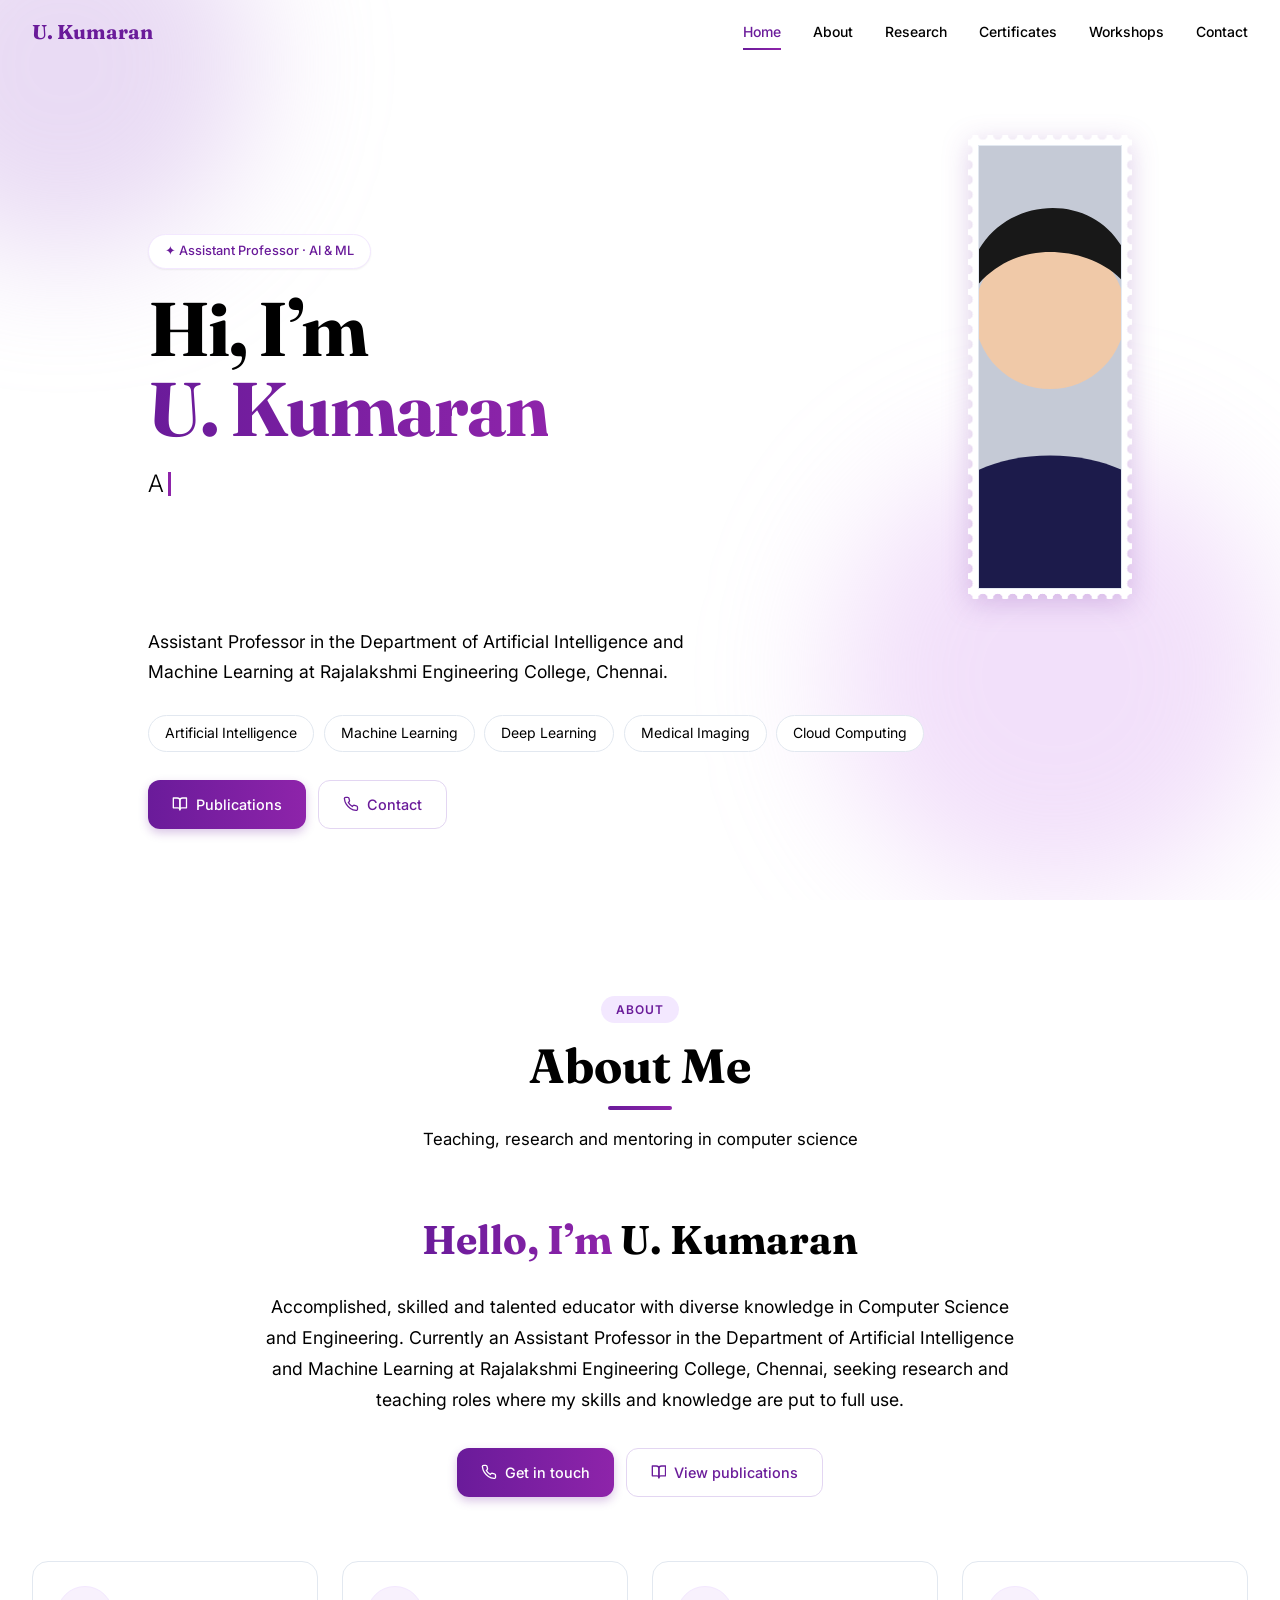
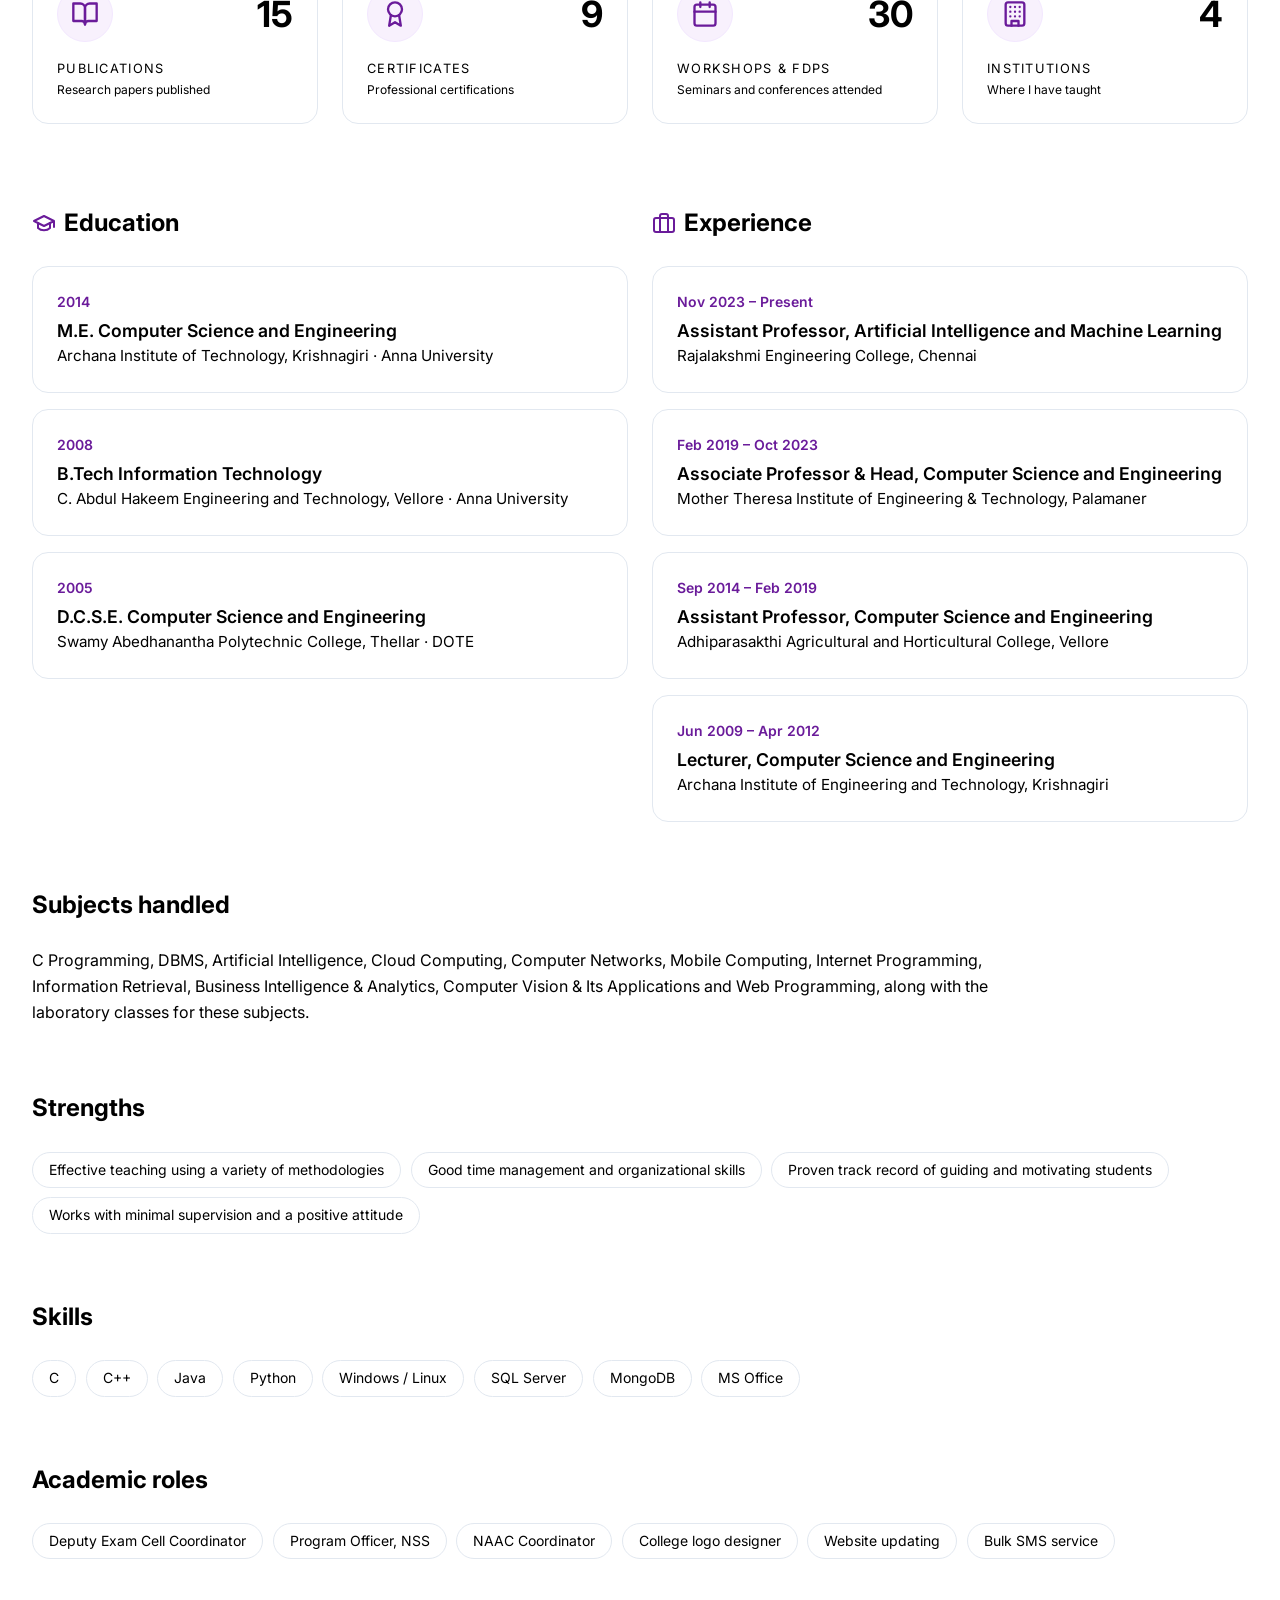
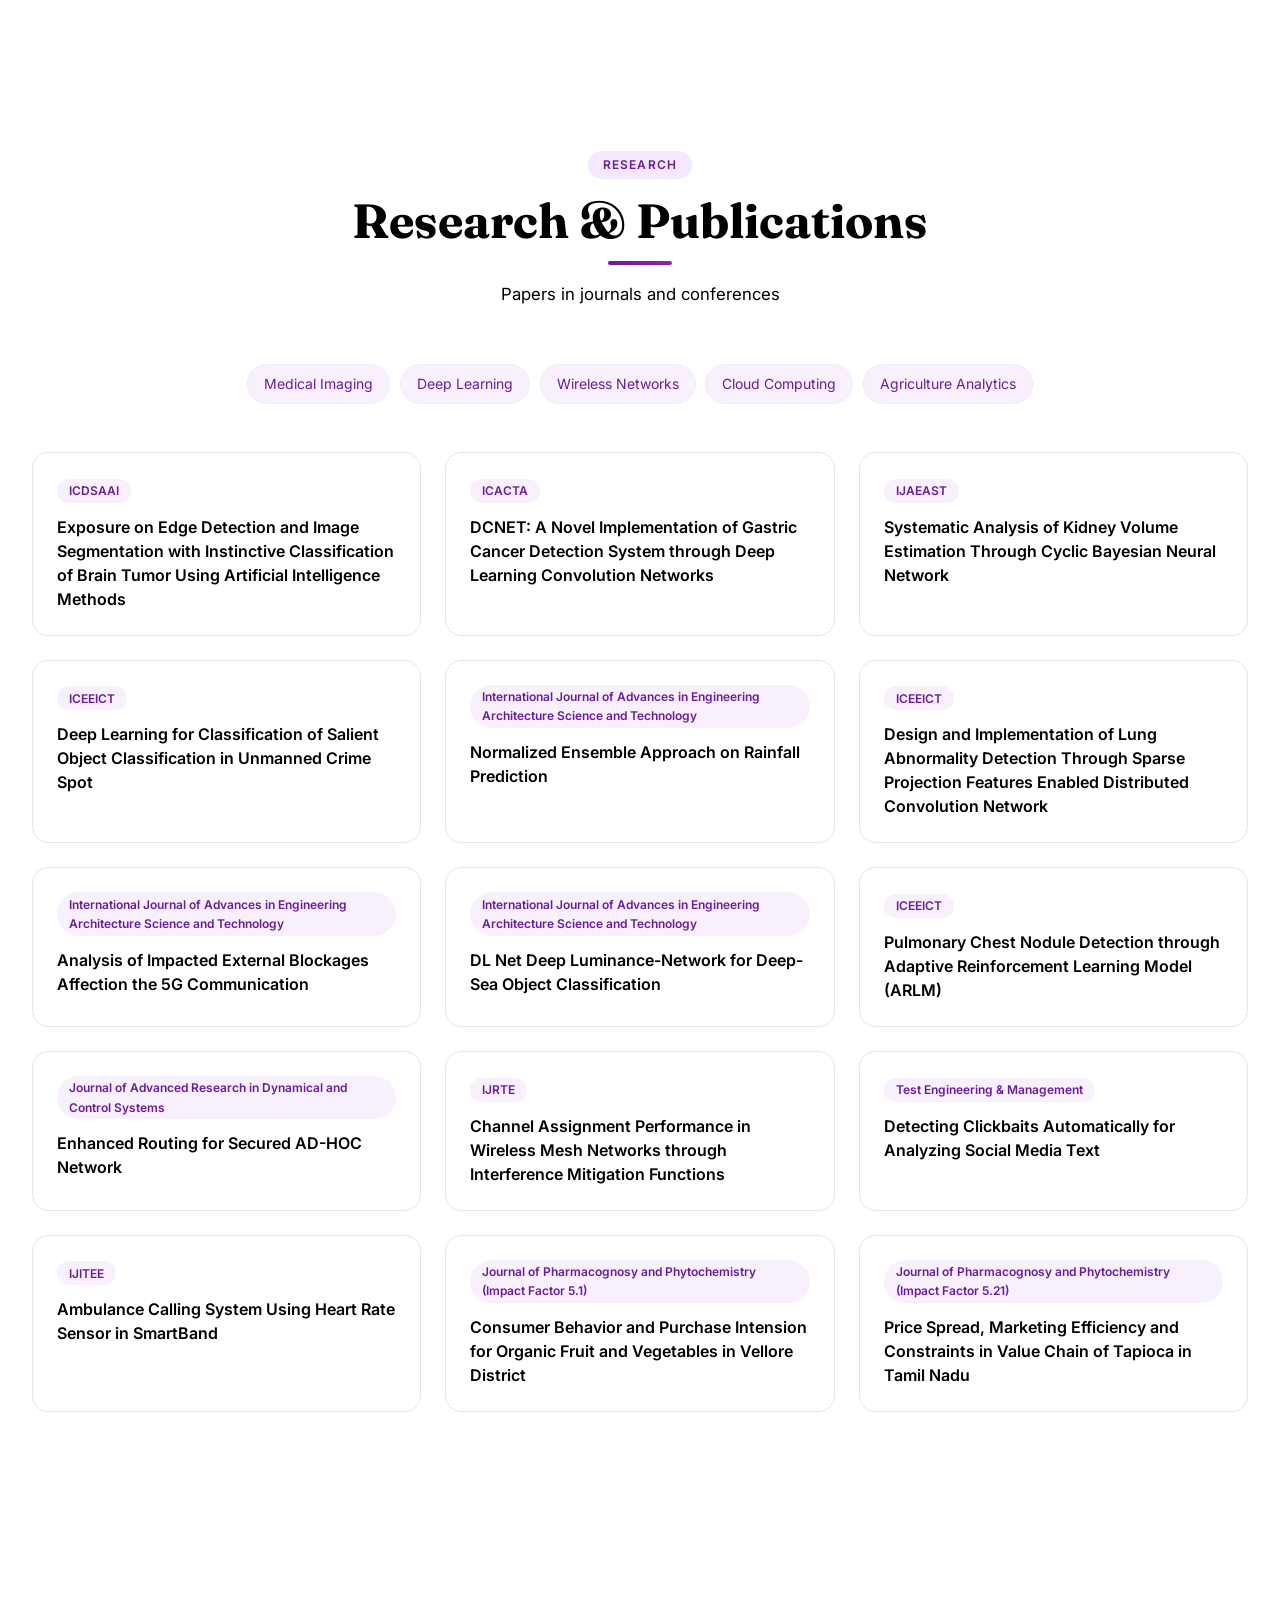
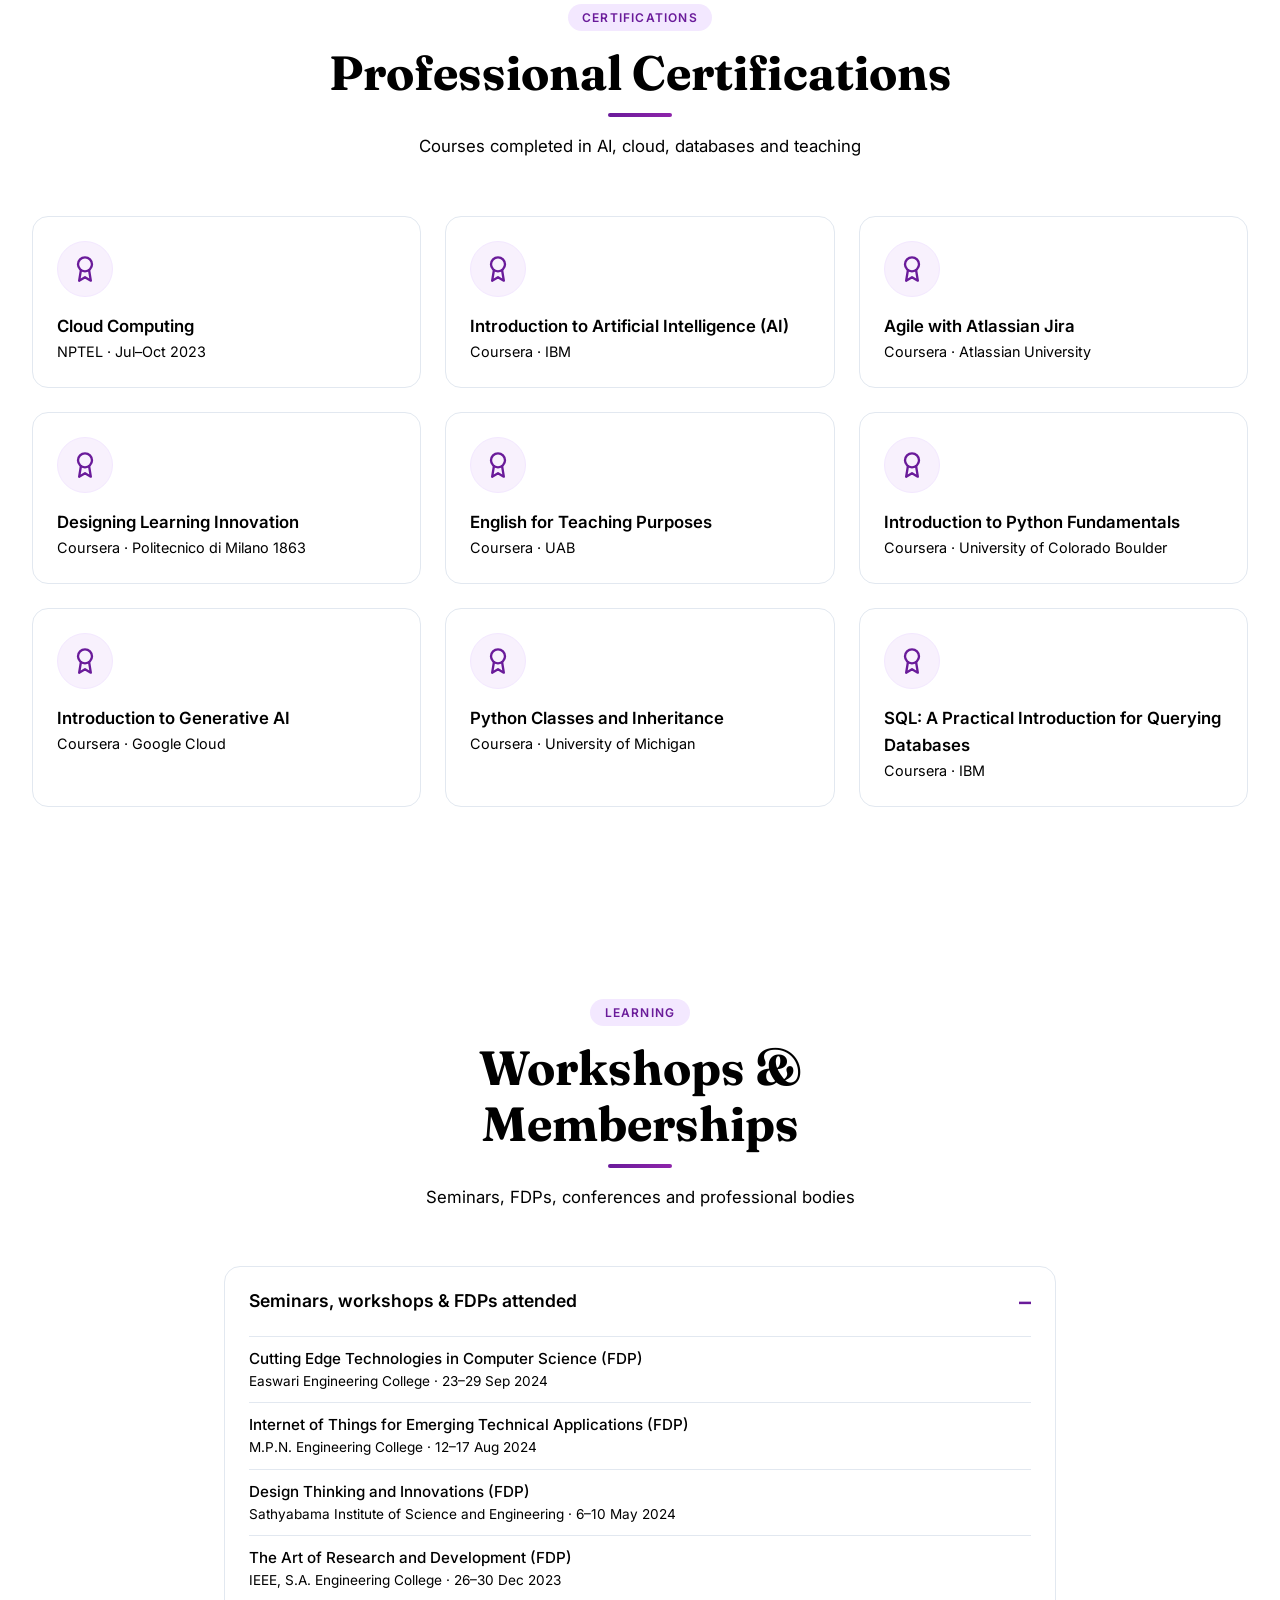
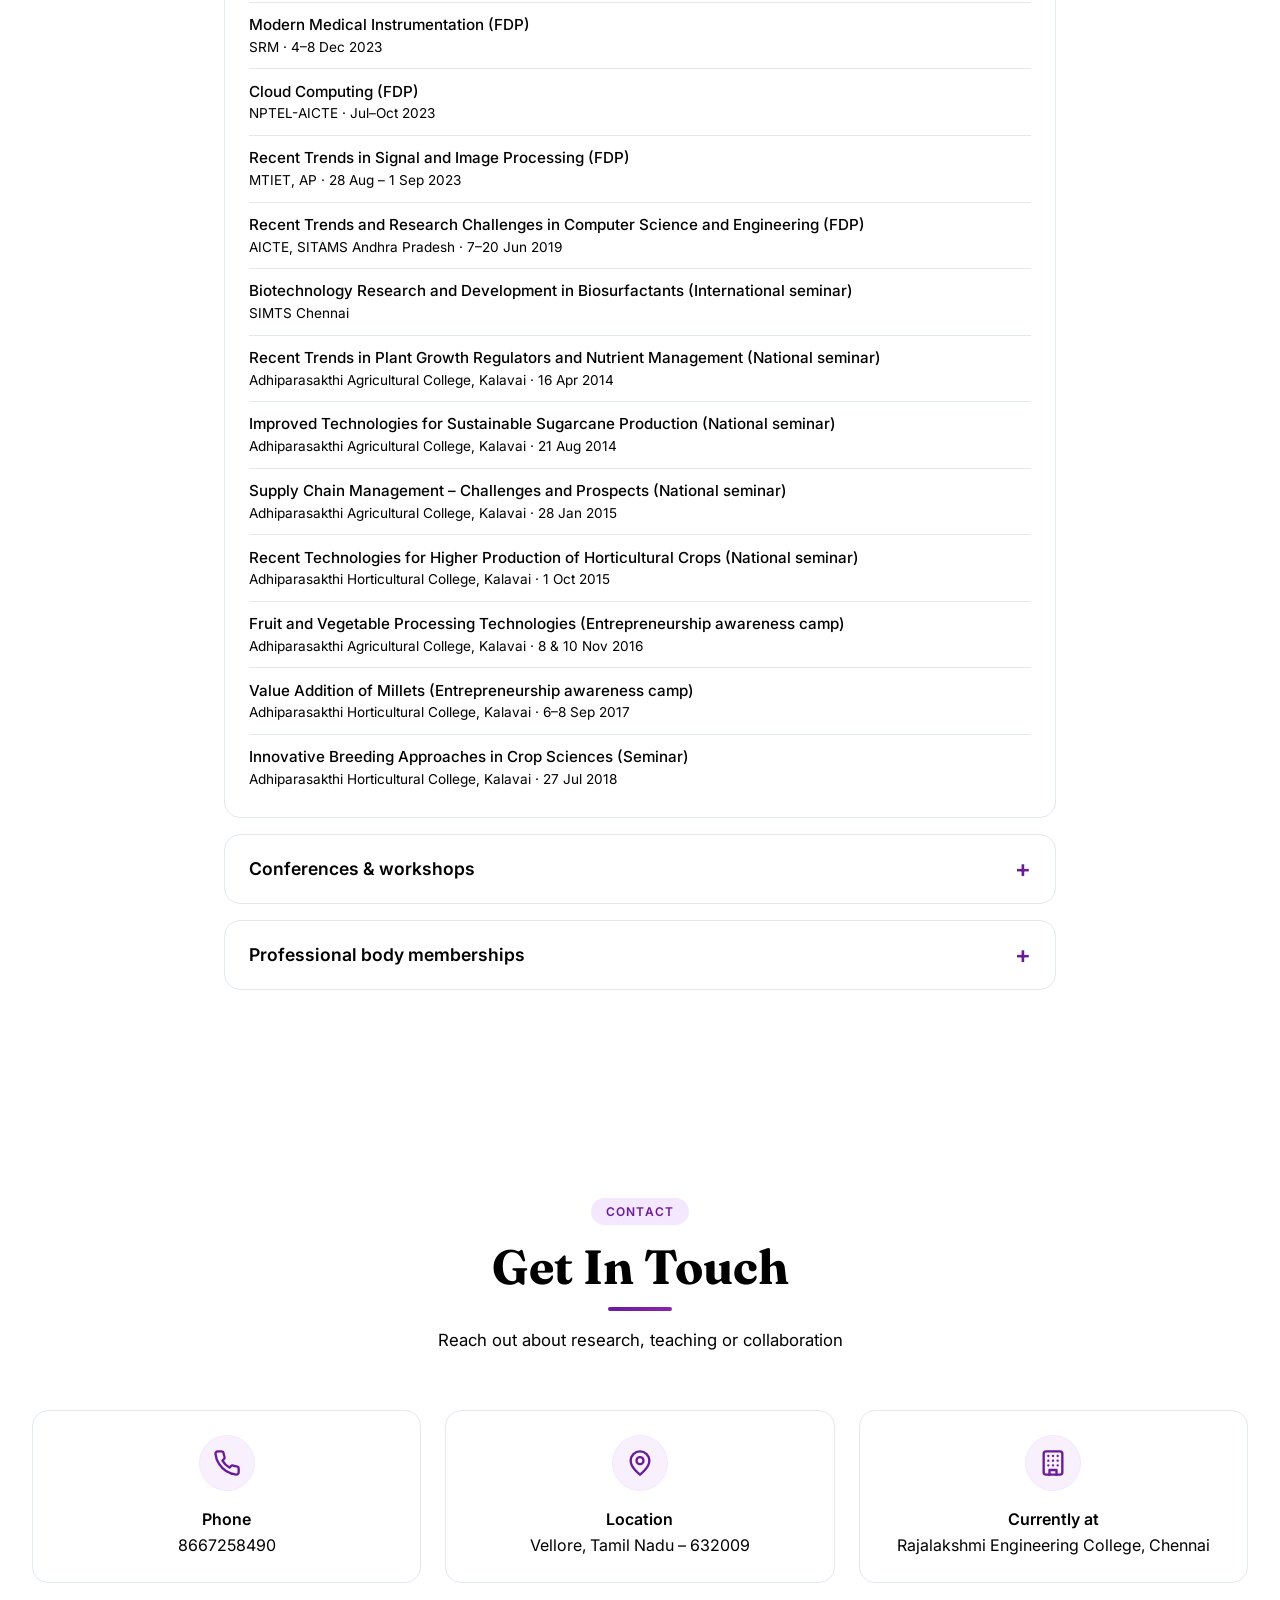
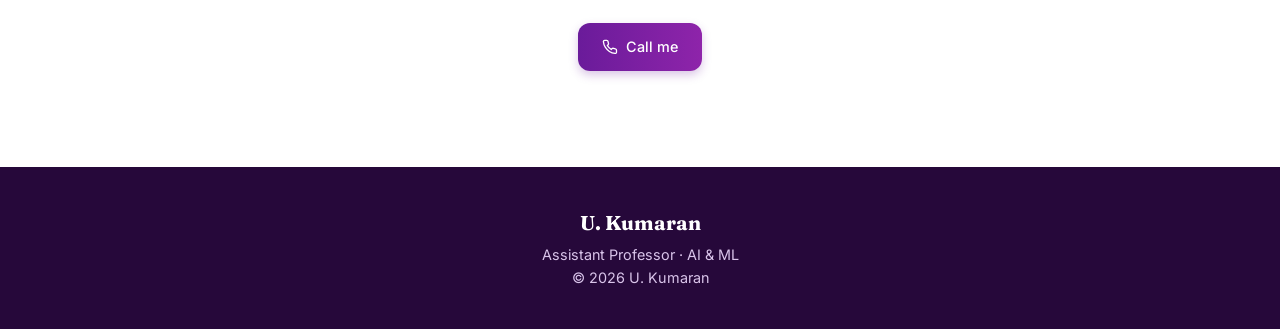
<file: my-website.html>
<!DOCTYPE html>
<html lang="en">
<head>
  <meta charset="UTF-8">
  <meta name="viewport" content="width=device-width, initial-scale=1, viewport-fit=cover">
  <meta name="theme-color" content="#6a1b9a">
  <title>U. Kumaran – Assistant Professor, AI &amp; ML</title>
  <link rel="preconnect" href="https://fonts.googleapis.com">
  <link rel="preconnect" href="https://fonts.gstatic.com" crossorigin>
  <link href="https://fonts.googleapis.com/css2?family=Inter:wght@300;400;500;600;700&family=Fraunces:opsz,wght@9..144,600;9..144,700&display=swap" rel="stylesheet">
  <style>
/* ===== Palette & fonts (REC purple, same as the reference site) ===== */
:root {
  box-sizing: border-box;
  padding-top: env(safe-area-inset-top, 0px);
  padding-bottom: env(safe-area-inset-bottom, 0px);

  --rec: #6a1b9a; --rec-dark: #5a1582; --purple: #8e24aa;
  --accent: #6a1b9a;           /* purple used for text/links */
  --tint: #f3e8ff; --tint-2: #f8f1fd; --line-purple: #e3d6f2;
  --bg: #ffffff; --surface: #ffffff;
  --heading: #000000; --text: #000000; --muted: #000000; --soft: #000000; --border: #e2e8f0;
  --grad: linear-gradient(90deg, #6a1b9a, #8e24aa);
  --font-body: "Inter", ui-sans-serif, system-ui, sans-serif;
  --font-display: "Fraunces", ui-serif, Georgia, serif;
}

/* ===== Basics ===== */
* { box-sizing: border-box; margin: 0; padding: 0; }
html { scroll-behavior: smooth; scroll-padding-top: 5rem; }
body { background: var(--bg); color: var(--text); font-family: var(--font-body); line-height: 1.6; -webkit-font-smoothing: antialiased; overflow-x: clip; }
a { color: inherit; text-decoration: none; }
ul { list-style: none; }
:focus-visible { outline: 2px solid #8e24aa; outline-offset: 3px; border-radius: 6px; }
::selection { background: var(--tint); color: var(--rec-dark); }
.container { max-width: 80rem; margin: 0 auto; padding: 0 1.25rem; }
@media (min-width: 1024px) { .container { padding: 0 2rem; } }
.ic { width: 1.1em; height: 1.1em; fill: none; stroke: currentColor; stroke-width: 2; stroke-linecap: round; stroke-linejoin: round; flex: none; }
.grad { background: var(--grad); -webkit-background-clip: text; background-clip: text; color: transparent; }
.skip { position: absolute; left: -999px; } .skip:focus { left: 12px; top: 12px; z-index: 70; background: var(--rec); color: #fff; padding: .5rem 1rem; border-radius: .5rem; }

/* ===== Navbar ===== */
.nav { position: fixed; inset: 0 0 auto 0; z-index: 50; padding-top: env(safe-area-inset-top, 0px); transition: background .3s, box-shadow .3s; }
.nav.scrolled, .nav.open { background: color-mix(in srgb, var(--surface) 90%, transparent); backdrop-filter: blur(8px); box-shadow: 0 1px 3px rgba(0,0,0,.08); }
.nav-inner { height: 4rem; display: flex; align-items: center; justify-content: space-between; }
.brand { font-family: var(--font-display); font-size: 1.25rem; font-weight: 700; color: var(--accent); }
.nav-links { display: none; gap: 2rem; }
.nav-links a { position: relative; padding: .5rem 0; font-size: .875rem; font-weight: 500; color: var(--muted); transition: color .2s; }
.nav-links a::after { content: ""; position: absolute; left: 0; bottom: -2px; width: 100%; height: 2px; background: var(--grad); transform: scaleX(0); transform-origin: left; transition: transform .3s; }
.nav-links a:hover, .nav-links a.active { color: var(--accent); }
.nav-links a.active::after { transform: scaleX(1); }
.menu-toggle { background: none; border: 0; color: var(--muted); padding: .5rem; cursor: pointer; border-radius: .5rem; }
.menu-toggle .ic { width: 1.5rem; height: 1.5rem; }
.mobile-menu { position: fixed; left: 0; right: 0; top: calc(4rem + env(safe-area-inset-top, 0px)); background: var(--surface); box-shadow: 0 10px 25px rgba(0,0,0,.12); padding: .75rem 1rem 1.5rem; transform: translateY(-1rem); opacity: 0; pointer-events: none; transition: all .3s; }
.nav.open .mobile-menu { transform: none; opacity: 1; pointer-events: auto; }
.mobile-menu a { display: block; padding: .75rem; border-radius: .375rem; font-weight: 500; }
.mobile-menu a.active { background: var(--tint-2); color: var(--accent); }
@media (min-width: 768px) { .nav-links { display: flex; } .menu-toggle, .mobile-menu { display: none; } }

/* ===== Hero ===== */
.hero { position: relative; min-height: 100vh; display: flex; align-items: center; padding-top: 4rem; overflow: hidden; }
.blob { position: absolute; border-radius: 50%; filter: blur(64px); pointer-events: none; z-index: -1; }
.blob.a { top: -8rem; left: -8rem; width: 24rem; height: 24rem; background: rgba(199,166,228,.4); }
.blob.b { right: 0; bottom: 0; width: 28rem; height: 28rem; background: rgba(217,165,240,.35); }
.hero-inner { max-width: 64rem; width: 100%; margin: 0 auto; padding: 4rem 1.25rem; display: grid; gap: 1.75rem; justify-items: start; }
.hero-top { display: flex; flex-direction: column-reverse; align-items: flex-start; gap: 1.5rem; width: 100%; }
@media (min-width: 640px) { .hero-top { flex-direction: row; align-items: center; justify-content: space-between; } }
.hero-text { display: grid; gap: 1.25rem; }
.badge { display: inline-flex; align-items: center; gap: .5rem; justify-self: start; background: var(--surface); border: 1px solid var(--tint); color: var(--accent); border-radius: 999px; padding: .375rem 1rem; font-size: .8rem; font-weight: 500; box-shadow: 0 1px 2px rgba(0,0,0,.06); }
h1 { font-family: var(--font-display); font-size: clamp(3rem, 8vw, 4.75rem); font-weight: 700; line-height: 1.05; letter-spacing: -.025em; color: var(--heading); }
.role { display: flex; align-items: center; height: 2rem; font-size: clamp(1.2rem, 2.5vw, 1.5rem); font-weight: 300; color: var(--muted); }
.caret { display: inline-block; width: 3px; height: 1.5rem; margin-left: 4px; background: #8e24aa; animation: blink 1s step-end infinite; }
@keyframes blink { 50% { opacity: 0; } }
.tagline { max-width: 36rem; font-size: 1.1rem; color: var(--muted); line-height: 1.7; }

/* postage-stamp photo frame */
.stamp-shadow { filter: drop-shadow(0 6px 14px rgba(106,27,154,.22)); transform: rotate(-3deg); transition: transform .3s; flex: none; }
.stamp-shadow:hover { transform: rotate(0); }
.stamp { --r: 5px; padding: calc(2 * var(--r)); background: #fff;
  -webkit-mask: radial-gradient(var(--r), #0000 98%, #000) round calc(-1.5 * var(--r)) calc(-1.5 * var(--r)) / calc(3 * var(--r)) calc(3 * var(--r)), linear-gradient(#000 0 0) no-repeat 50% / calc(100% - 3 * var(--r)) calc(100% - 3 * var(--r));
  mask: radial-gradient(var(--r), #0000 98%, #000) round calc(-1.5 * var(--r)) calc(-1.5 * var(--r)) / calc(3 * var(--r)) calc(3 * var(--r)), linear-gradient(#000 0 0) no-repeat 50% / calc(100% - 3 * var(--r)) calc(100% - 3 * var(--r)); }
.stamp img { display: block; width: 7rem; aspect-ratio: 7/9; object-fit: cover; border: 1px solid var(--border); }
@media (min-width: 640px) { .stamp img { width: 9rem; } }

.chips { display: flex; flex-wrap: wrap; gap: .6rem; }
.chip { background: var(--surface); border: 1px solid var(--border); color: var(--muted); border-radius: 999px; padding: .375rem 1rem; font-size: .875rem; }
.chip.purple { background: var(--tint-2); border-color: var(--tint); color: var(--accent); padding: .5rem 1rem; }
.btns { display: flex; flex-wrap: wrap; gap: .75rem; }
.btn { display: inline-flex; align-items: center; justify-content: center; gap: .5rem; border-radius: .75rem; padding: .75rem 1.5rem; font-size: .9rem; font-weight: 500; transition: all .2s; }
.btn.primary { background: var(--grad); color: #fff; box-shadow: 0 4px 10px rgba(106,27,154,.25); }
.btn.primary:hover { transform: scale(1.03); box-shadow: 0 8px 18px rgba(106,27,154,.3); }
.btn.outline { background: var(--surface); border: 1px solid var(--line-purple); color: var(--accent); }
.btn.outline:hover { background: var(--tint-2); border-color: #b772d9; }

/* reveal on scroll (only when JS is running) */
.js .reveal { opacity: 0; transform: translateY(18px); transition: opacity .7s ease, transform .7s ease; }
.js .reveal.is-visible { opacity: 1; transform: none; }

/* ===== Sections ===== */
section.block { padding: 6rem 0; }
section.block.white { background: var(--surface); }
.sh { text-align: center; max-width: 40rem; margin: 0 auto 3.5rem; }
.eyebrow { display: inline-block; background: var(--tint); color: var(--accent); border-radius: 999px; padding: .25rem .9rem; font-size: .75rem; font-weight: 600; letter-spacing: .1em; text-transform: uppercase; }
.sh h2 { font-family: var(--font-display); font-size: clamp(2rem, 4.5vw, 3rem); font-weight: 700; color: var(--heading); line-height: 1.15; margin: .9rem 0 .8rem; }
.sh .bar { width: 4rem; height: 4px; border-radius: 4px; background: var(--grad); margin: 0 auto 1rem; }
.sh p { color: var(--muted); font-size: 1.05rem; }
h3.sec { display: flex; align-items: center; gap: .5rem; font-size: 1.5rem; font-weight: 700; color: var(--heading); margin: 4rem 0 1.5rem; }
h3.sec .ic { color: var(--accent); width: 1.5rem; height: 1.5rem; }

.card { background: var(--surface); border: 1px solid var(--border); border-radius: 1rem; padding: 1.5rem; transition: transform .2s, box-shadow .2s; }
.card:hover { transform: translateY(-2px); box-shadow: 0 10px 24px rgba(106,27,154,.1); }
.white .card, .white .chip:not(.purple) { background: var(--bg); }
.grid { display: grid; gap: 1.5rem; }
.g2 { grid-template-columns: repeat(auto-fit, minmax(min(100%, 22rem), 1fr)); }
.g3 { grid-template-columns: repeat(auto-fit, minmax(min(100%, 18rem), 1fr)); }
.g4 { grid-template-columns: repeat(auto-fit, minmax(min(100%, 14rem), 1fr)); }

/* about */
.intro { max-width: 48rem; margin: 0 auto; text-align: center; }
.intro h3 { font-family: var(--font-display); font-size: clamp(1.8rem, 4vw, 2.5rem); font-weight: 700; color: var(--heading); }
.intro p { margin-top: 1.25rem; font-size: 1.1rem; color: var(--muted); line-height: 1.75; }
.intro .btns { justify-content: center; margin-top: 2rem; }
.stat-top { display: flex; align-items: center; justify-content: space-between; margin-bottom: 1rem; }
.stat-ic { display: grid; place-items: center; width: 3.5rem; height: 3.5rem; border-radius: 50%; background: var(--tint-2); border: 1px solid var(--tint); color: var(--accent); }
.stat-ic .ic { width: 1.75rem; height: 1.75rem; }
.stat-num { font-size: 2.25rem; font-weight: 700; color: var(--heading); }
.stat-label { font-size: .8rem; letter-spacing: .1em; text-transform: uppercase; color: var(--soft); }
.stat-note { font-size: .75rem; color: var(--soft); }
.tl .when { font-size: .875rem; font-weight: 600; color: var(--accent); margin-bottom: .35rem; }
.tl h4 { font-size: 1.1rem; font-weight: 600; color: var(--heading); line-height: 1.4; }
.tl p:last-child { color: var(--muted); font-size: .95rem; }
.stack { display: grid; gap: 1rem; }
.note { color: var(--muted); max-width: 60rem; }

/* research / certificates */
.pub .venue { display: inline-block; background: var(--tint-2); color: var(--accent); border-radius: 999px; padding: .15rem .75rem; font-size: .75rem; font-weight: 600; margin-bottom: .75rem; }
.pub h4 { font-size: 1rem; font-weight: 600; color: var(--heading); line-height: 1.5; }
.cert .stat-ic { margin-bottom: 1rem; }
.cert h4 { font-size: 1.05rem; font-weight: 600; color: var(--heading); }
.cert p { color: var(--muted); font-size: .9rem; }

/* collapsible lists */
details.card { padding: 0; margin-bottom: 1rem; overflow: hidden; }
details.card:hover { transform: none; }
summary { cursor: pointer; padding: 1.25rem 1.5rem; font-size: 1.1rem; font-weight: 600; color: var(--heading); display: flex; justify-content: space-between; align-items: center; list-style: none; }
summary::-webkit-details-marker { display: none; }
summary::after { content: "+"; font-size: 1.5rem; color: var(--accent); line-height: 1; }
details[open] summary::after { content: "–"; }
details ul { padding: 0 1.5rem 1rem; }
details li { padding: .7rem 0; border-top: 1px solid var(--border); font-size: .95rem; color: var(--heading); font-weight: 500; line-height: 1.5; }
details li span { display: block; font-weight: 400; font-size: .85rem; color: var(--muted); }

/* contact */
.contact-card { text-align: center; }
.contact-card .stat-ic { margin: 0 auto 1rem; }
.contact-card h4 { font-weight: 600; color: var(--heading); }
.contact-card p, .contact-card a:not(.btn) { color: var(--muted); }
.contact-card a:not(.btn):hover { color: var(--accent); }
.center { justify-content: center; margin-top: 2.5rem; }

/* footer, back to top */
footer { background: #26083a; color: #d9c4ea; text-align: center; padding: 2.5rem 1rem calc(2.5rem + env(safe-area-inset-bottom, 0px)); font-size: .9rem; }
footer strong { font-family: var(--font-display); font-size: 1.25rem; color: #fff; display: block; margin-bottom: .25rem; }
.to-top { position: fixed; right: 1.25rem; bottom: calc(1.25rem + env(safe-area-inset-bottom, 0px)); width: 3rem; height: 3rem; border: 0; border-radius: 50%; background: var(--grad); color: #fff; display: grid; place-items: center; cursor: pointer; box-shadow: 0 6px 16px rgba(106,27,154,.35); opacity: 0; transform: translateY(1rem); pointer-events: none; transition: all .3s; z-index: 40; }
.to-top.show { opacity: 1; transform: none; pointer-events: auto; }

@media (prefers-reduced-motion: reduce) {
  html { scroll-behavior: auto; }
  .js .reveal { opacity: 1; transform: none; transition: none; }
  .caret { animation: none; }
}
</style>
  <script>document.documentElement.classList.add('js')</script>
</head>
<body>
<svg width="0" height="0" style="position:absolute" aria-hidden="true"><defs>
<symbol id="i-book" viewBox="0 0 24 24"><path d="M2 3h6a4 4 0 0 1 4 4v14a3 3 0 0 0-3-3H2z"/><path d="M22 3h-6a4 4 0 0 0-4 4v14a3 3 0 0 1 3-3h7z"/></symbol>
<symbol id="i-award" viewBox="0 0 24 24"><circle cx="12" cy="8" r="6"/><path d="M15.48 12.89 17 22l-5-3-5 3 1.52-9.11"/></symbol>
<symbol id="i-cal" viewBox="0 0 24 24"><rect x="3" y="4" width="18" height="18" rx="2"/><path d="M16 2v4M8 2v4M3 10h18"/></symbol>
<symbol id="i-building" viewBox="0 0 24 24"><rect x="4" y="2" width="16" height="20" rx="2"/><path d="M9 22v-4h6v4M8 6h.01M12 6h.01M16 6h.01M8 10h.01M12 10h.01M16 10h.01M8 14h.01M12 14h.01M16 14h.01"/></symbol>
<symbol id="i-cap" viewBox="0 0 24 24"><path d="M22 10v6M2 10l10-5 10 5-10 5z"/><path d="M6 12v5c3 3 9 3 12 0v-5"/></symbol>
<symbol id="i-brief" viewBox="0 0 24 24"><rect x="2" y="7" width="20" height="14" rx="2"/><path d="M16 21V5a2 2 0 0 0-2-2h-4a2 2 0 0 0-2 2v16"/></symbol>
<symbol id="i-phone" viewBox="0 0 24 24"><path d="M22 16.92v3a2 2 0 0 1-2.18 2 19.79 19.79 0 0 1-8.63-3.07 19.5 19.5 0 0 1-6-6 19.79 19.79 0 0 1-3.07-8.67A2 2 0 0 1 4.11 2h3a2 2 0 0 1 2 1.72c.13.96.36 1.9.7 2.81a2 2 0 0 1-.45 2.11L8.09 9.91a16 16 0 0 0 6 6l1.27-1.27a2 2 0 0 1 2.11-.45c.91.34 1.85.57 2.81.7A2 2 0 0 1 22 16.92z"/></symbol>
<symbol id="i-pin" viewBox="0 0 24 24"><path d="M20 10c0 6-8 12-8 12S4 16 4 10a8 8 0 0 1 16 0z"/><circle cx="12" cy="10" r="3"/></symbol>
<symbol id="i-menu" viewBox="0 0 24 24"><path d="M4 6h16M4 12h16M4 18h16"/></symbol>
<symbol id="i-x" viewBox="0 0 24 24"><path d="M18 6 6 18M6 6l12 12"/></symbol>
<symbol id="i-up" viewBox="0 0 24 24"><path d="m18 15-6-6-6 6"/></symbol>
</defs></svg>
<a class="skip" href="#main">Skip to content</a>

<header class="nav" id="nav">
  <nav class="container nav-inner" aria-label="Main">
    <a class="brand" href="#home">U. Kumaran</a>
    <ul class="nav-links"><li><a href="#home" data-id="home">Home</a></li><li><a href="#about" data-id="about">About</a></li><li><a href="#research" data-id="research">Research</a></li><li><a href="#certificates" data-id="certificates">Certificates</a></li><li><a href="#workshops" data-id="workshops">Workshops</a></li><li><a href="#contact" data-id="contact">Contact</a></li></ul>
    <button class="menu-toggle" id="menuBtn" aria-label="Toggle menu" aria-expanded="false"><svg class="ic" aria-hidden="true"><use href="#i-menu"/></svg></button>
  </nav>
  <div class="mobile-menu"><a href="#home" data-id="home">Home</a><a href="#about" data-id="about">About</a><a href="#research" data-id="research">Research</a><a href="#certificates" data-id="certificates">Certificates</a><a href="#workshops" data-id="workshops">Workshops</a><a href="#contact" data-id="contact">Contact</a></div>
</header>

<main id="main">
  <!-- HOME -->
  <section id="home" class="hero">
    <div class="blob a" aria-hidden="true"></div><div class="blob b" aria-hidden="true"></div>
    <div class="hero-inner">
      <div class="hero-top">
        <div class="hero-text">
          <span class="badge reveal">✦ Assistant Professor · AI &amp; ML</span>
          <h1 class="reveal">Hi, I’m<br><span class="grad">U. Kumaran</span></h1>
          <p class="role reveal" aria-live="polite"><span id="typed">Assistant Professor</span><span class="caret"></span></p>
        </div>
        <!-- Replace the src below with your own photo, e.g. src="me.jpg" -->
        <figure class="stamp-shadow reveal"><div class="stamp"><img src="data:image/svg+xml,%3Csvg xmlns='http://www.w3.org/2000/svg' viewBox='0 0 400 500'%3E%3Crect width='400' height='500' fill='%23c5cad6'/%3E%3Ccircle cx='200' cy='190' r='85' fill='%23f0c9a8'/%3E%3Cpath d='M105 175c0-70 50-105 98-105s92 35 92 100c-20-35-60-50-95-50s-70 15-95 55z' fill='%23181818'/%3E%3Cpath d='M40 500c0-90 60-150 160-150s160 60 160 150z' fill='%231c1b4b'/%3E%3C/svg%3E" alt="U. Kumaran" width="413" height="444"></div></figure>
      </div>
      <p class="tagline reveal">Assistant Professor in the Department of Artificial Intelligence and Machine Learning at Rajalakshmi Engineering College, Chennai.</p>
      <div class="chips reveal"><span class="chip">Artificial Intelligence</span><span class="chip">Machine Learning</span><span class="chip">Deep Learning</span><span class="chip">Medical Imaging</span><span class="chip">Cloud Computing</span></div>
      <div class="btns reveal">
        <a class="btn primary" href="#research"><svg class="ic" aria-hidden="true"><use href="#i-book"/></svg> Publications</a>
        <a class="btn outline" href="#contact"><svg class="ic" aria-hidden="true"><use href="#i-phone"/></svg> Contact</a>
      </div>
    </div>
  </section>

  <!-- ABOUT -->
  <section id="about" class="block"><div class="container">
    <div class="sh reveal"><span class="eyebrow">About</span><h2>About Me</h2><div class="bar"></div><p>Teaching, research and mentoring in computer science</p></div>
    <div class="intro reveal">
      <h3><span class="grad">Hello, I’m</span> U. Kumaran</h3>
      <p>Accomplished, skilled and talented educator with diverse knowledge in Computer Science and Engineering. Currently an Assistant Professor in the Department of Artificial Intelligence and Machine Learning at Rajalakshmi Engineering College, Chennai, seeking research and teaching roles where my skills and knowledge are put to full use.</p>
      <div class="btns"><a class="btn primary" href="#contact"><svg class="ic" aria-hidden="true"><use href="#i-phone"/></svg> Get in touch</a><a class="btn outline" href="#research"><svg class="ic" aria-hidden="true"><use href="#i-book"/></svg> View publications</a></div>
    </div>
    <div class="grid g4" style="margin-top:4rem"><div class="card reveal"><div class="stat-top"><span class="stat-ic"><svg class="ic" aria-hidden="true"><use href="#i-book"/></svg></span><span class="stat-num">15</span></div><p class="stat-label">Publications</p><p class="stat-note">Research papers published</p></div>
<div class="card reveal"><div class="stat-top"><span class="stat-ic"><svg class="ic" aria-hidden="true"><use href="#i-award"/></svg></span><span class="stat-num">9</span></div><p class="stat-label">Certificates</p><p class="stat-note">Professional certifications</p></div>
<div class="card reveal"><div class="stat-top"><span class="stat-ic"><svg class="ic" aria-hidden="true"><use href="#i-cal"/></svg></span><span class="stat-num">30</span></div><p class="stat-label">Workshops &amp; FDPs</p><p class="stat-note">Seminars and conferences attended</p></div>
<div class="card reveal"><div class="stat-top"><span class="stat-ic"><svg class="ic" aria-hidden="true"><use href="#i-building"/></svg></span><span class="stat-num">4</span></div><p class="stat-label">Institutions</p><p class="stat-note">Where I have taught</p></div></div>

    <div class="grid g2" style="margin-top:1rem">
      <div><h3 class="sec"><svg class="ic" aria-hidden="true"><use href="#i-cap"/></svg> Education</h3><div class="stack"><div class="card tl reveal"><p class="when">2014</p><h4>M.E. Computer Science and Engineering</h4><p>Archana Institute of Technology, Krishnagiri · Anna University</p></div>
<div class="card tl reveal"><p class="when">2008</p><h4>B.Tech Information Technology</h4><p>C. Abdul Hakeem Engineering and Technology, Vellore · Anna University</p></div>
<div class="card tl reveal"><p class="when">2005</p><h4>D.C.S.E. Computer Science and Engineering</h4><p>Swamy Abedhanantha Polytechnic College, Thellar · DOTE</p></div></div></div>
      <div><h3 class="sec"><svg class="ic" aria-hidden="true"><use href="#i-brief"/></svg> Experience</h3><div class="stack"><div class="card tl reveal"><p class="when">Nov 2023 – Present</p><h4>Assistant Professor, Artificial Intelligence and Machine Learning</h4><p>Rajalakshmi Engineering College, Chennai</p></div>
<div class="card tl reveal"><p class="when">Feb 2019 – Oct 2023</p><h4>Associate Professor &amp; Head, Computer Science and Engineering</h4><p>Mother Theresa Institute of Engineering &amp; Technology, Palamaner</p></div>
<div class="card tl reveal"><p class="when">Sep 2014 – Feb 2019</p><h4>Assistant Professor, Computer Science and Engineering</h4><p>Adhiparasakthi Agricultural and Horticultural College, Vellore</p></div>
<div class="card tl reveal"><p class="when">Jun 2009 – Apr 2012</p><h4>Lecturer, Computer Science and Engineering</h4><p>Archana Institute of Engineering and Technology, Krishnagiri</p></div></div></div>
    </div>

    <h3 class="sec">Subjects handled</h3><p class="note reveal">C Programming, DBMS, Artificial Intelligence, Cloud Computing, Computer Networks, Mobile Computing, Internet Programming, Information Retrieval, Business Intelligence &amp; Analytics, Computer Vision &amp; Its Applications and Web Programming, along with the laboratory classes for these subjects.</p>
    <h3 class="sec">Strengths</h3><div class="chips reveal"><span class="chip">Effective teaching using a variety of methodologies</span><span class="chip">Good time management and organizational skills</span><span class="chip">Proven track record of guiding and motivating students</span><span class="chip">Works with minimal supervision and a positive attitude</span></div>
    <h3 class="sec">Skills</h3><div class="chips reveal"><span class="chip">C</span><span class="chip">C++</span><span class="chip">Java</span><span class="chip">Python</span><span class="chip">Windows / Linux</span><span class="chip">SQL Server</span><span class="chip">MongoDB</span><span class="chip">MS Office</span></div>
    <h3 class="sec">Academic roles</h3><div class="chips reveal"><span class="chip">Deputy Exam Cell Coordinator</span><span class="chip">Program Officer, NSS</span><span class="chip">NAAC Coordinator</span><span class="chip">College logo designer</span><span class="chip">Website updating</span><span class="chip">Bulk SMS service</span></div>
  </div></section>

  <!-- RESEARCH -->
  <section id="research" class="block white"><div class="container">
    <div class="sh reveal"><span class="eyebrow">Research</span><h2>Research &amp; Publications</h2><div class="bar"></div><p>Papers in journals and conferences</p></div>
    <div class="chips reveal" style="justify-content:center;margin-bottom:3rem"><span class="chip purple">Medical Imaging</span><span class="chip purple">Deep Learning</span><span class="chip purple">Wireless Networks</span><span class="chip purple">Cloud Computing</span><span class="chip purple">Agriculture Analytics</span></div>
    <div class="grid g2"><article class="card pub reveal"><span class="venue">ICDSAAI</span><h4>Exposure on Edge Detection and Image Segmentation with Instinctive Classification of Brain Tumor Using Artificial Intelligence Methods</h4></article>
<article class="card pub reveal"><span class="venue">ICACTA</span><h4>DCNET: A Novel Implementation of Gastric Cancer Detection System through Deep Learning Convolution Networks</h4></article>
<article class="card pub reveal"><span class="venue">IJAEAST</span><h4>Systematic Analysis of Kidney Volume Estimation Through Cyclic Bayesian Neural Network</h4></article>
<article class="card pub reveal"><span class="venue">ICEEICT</span><h4>Deep Learning for Classification of Salient Object Classification in Unmanned Crime Spot</h4></article>
<article class="card pub reveal"><span class="venue">International Journal of Advances in Engineering Architecture Science and Technology</span><h4>Normalized Ensemble Approach on Rainfall Prediction</h4></article>
<article class="card pub reveal"><span class="venue">ICEEICT</span><h4>Design and Implementation of Lung Abnormality Detection Through Sparse Projection Features Enabled Distributed Convolution Network</h4></article>
<article class="card pub reveal"><span class="venue">International Journal of Advances in Engineering Architecture Science and Technology</span><h4>Analysis of Impacted External Blockages Affection the 5G Communication</h4></article>
<article class="card pub reveal"><span class="venue">International Journal of Advances in Engineering Architecture Science and Technology</span><h4>DL Net Deep Luminance-Network for Deep-Sea Object Classification</h4></article>
<article class="card pub reveal"><span class="venue">ICEEICT</span><h4>Pulmonary Chest Nodule Detection through Adaptive Reinforcement Learning Model (ARLM)</h4></article>
<article class="card pub reveal"><span class="venue">Journal of Advanced Research in Dynamical and Control Systems</span><h4>Enhanced Routing for Secured AD-HOC Network</h4></article>
<article class="card pub reveal"><span class="venue">IJRTE</span><h4>Channel Assignment Performance in Wireless Mesh Networks through Interference Mitigation Functions</h4></article>
<article class="card pub reveal"><span class="venue">Test Engineering &amp; Management</span><h4>Detecting Clickbaits Automatically for Analyzing Social Media Text</h4></article>
<article class="card pub reveal"><span class="venue">IJITEE</span><h4>Ambulance Calling System Using Heart Rate Sensor in SmartBand</h4></article>
<article class="card pub reveal"><span class="venue">Journal of Pharmacognosy and Phytochemistry (Impact Factor 5.1)</span><h4>Consumer Behavior and Purchase Intension for Organic Fruit and Vegetables in Vellore District</h4></article>
<article class="card pub reveal"><span class="venue">Journal of Pharmacognosy and Phytochemistry (Impact Factor 5.21)</span><h4>Price Spread, Marketing Efficiency and Constraints in Value Chain of Tapioca in Tamil Nadu</h4></article></div>
  </div></section>

  <!-- CERTIFICATES -->
  <section id="certificates" class="block"><div class="container">
    <div class="sh reveal"><span class="eyebrow">Certifications</span><h2>Professional Certifications</h2><div class="bar"></div><p>Courses completed in AI, cloud, databases and teaching</p></div>
    <div class="grid g3"><div class="card cert reveal"><span class="stat-ic"><svg class="ic" aria-hidden="true"><use href="#i-award"/></svg></span><h4>Cloud Computing</h4><p>NPTEL · Jul–Oct 2023</p></div>
<div class="card cert reveal"><span class="stat-ic"><svg class="ic" aria-hidden="true"><use href="#i-award"/></svg></span><h4>Introduction to Artificial Intelligence (AI)</h4><p>Coursera · IBM</p></div>
<div class="card cert reveal"><span class="stat-ic"><svg class="ic" aria-hidden="true"><use href="#i-award"/></svg></span><h4>Agile with Atlassian Jira</h4><p>Coursera · Atlassian University</p></div>
<div class="card cert reveal"><span class="stat-ic"><svg class="ic" aria-hidden="true"><use href="#i-award"/></svg></span><h4>Designing Learning Innovation</h4><p>Coursera · Politecnico di Milano 1863</p></div>
<div class="card cert reveal"><span class="stat-ic"><svg class="ic" aria-hidden="true"><use href="#i-award"/></svg></span><h4>English for Teaching Purposes</h4><p>Coursera · UAB</p></div>
<div class="card cert reveal"><span class="stat-ic"><svg class="ic" aria-hidden="true"><use href="#i-award"/></svg></span><h4>Introduction to Python Fundamentals</h4><p>Coursera · University of Colorado Boulder</p></div>
<div class="card cert reveal"><span class="stat-ic"><svg class="ic" aria-hidden="true"><use href="#i-award"/></svg></span><h4>Introduction to Generative AI</h4><p>Coursera · Google Cloud</p></div>
<div class="card cert reveal"><span class="stat-ic"><svg class="ic" aria-hidden="true"><use href="#i-award"/></svg></span><h4>Python Classes and Inheritance</h4><p>Coursera · University of Michigan</p></div>
<div class="card cert reveal"><span class="stat-ic"><svg class="ic" aria-hidden="true"><use href="#i-award"/></svg></span><h4>SQL: A Practical Introduction for Querying Databases</h4><p>Coursera · IBM</p></div></div>
  </div></section>

  <!-- WORKSHOPS -->
  <section id="workshops" class="block white"><div class="container">
    <div class="sh reveal"><span class="eyebrow">Learning</span><h2>Workshops &amp; Memberships</h2><div class="bar"></div><p>Seminars, FDPs, conferences and professional bodies</p></div>
    <div style="max-width:52rem;margin:0 auto"><details class="card reveal" open><summary>Seminars, workshops &amp; FDPs attended</summary><ul class="plain">
<li>Cutting Edge Technologies in Computer Science (FDP) <span>Easwari Engineering College · 23–29 Sep 2024</span></li>
<li>Internet of Things for Emerging Technical Applications (FDP) <span>M.P.N. Engineering College · 12–17 Aug 2024</span></li>
<li>Design Thinking and Innovations (FDP) <span>Sathyabama Institute of Science and Engineering · 6–10 May 2024</span></li>
<li>The Art of Research and Development (FDP) <span>IEEE, S.A. Engineering College · 26–30 Dec 2023</span></li>
<li>Modern Medical Instrumentation (FDP) <span>SRM · 4–8 Dec 2023</span></li>
<li>Cloud Computing (FDP) <span>NPTEL-AICTE · Jul–Oct 2023</span></li>
<li>Recent Trends in Signal and Image Processing (FDP) <span>MTIET, AP · 28 Aug – 1 Sep 2023</span></li>
<li>Recent Trends and Research Challenges in Computer Science and Engineering (FDP) <span>AICTE, SITAMS Andhra Pradesh · 7–20 Jun 2019</span></li>
<li>Biotechnology Research and Development in Biosurfactants (International seminar) <span>SIMTS Chennai</span></li>
<li>Recent Trends in Plant Growth Regulators and Nutrient Management (National seminar) <span>Adhiparasakthi Agricultural College, Kalavai · 16 Apr 2014</span></li>
<li>Improved Technologies for Sustainable Sugarcane Production (National seminar) <span>Adhiparasakthi Agricultural College, Kalavai · 21 Aug 2014</span></li>
<li>Supply Chain Management – Challenges and Prospects (National seminar) <span>Adhiparasakthi Agricultural College, Kalavai · 28 Jan 2015</span></li>
<li>Recent Technologies for Higher Production of Horticultural Crops (National seminar) <span>Adhiparasakthi Horticultural College, Kalavai · 1 Oct 2015</span></li>
<li>Fruit and Vegetable Processing Technologies (Entrepreneurship awareness camp) <span>Adhiparasakthi Agricultural College, Kalavai · 8 &amp; 10 Nov 2016</span></li>
<li>Value Addition of Millets (Entrepreneurship awareness camp) <span>Adhiparasakthi Horticultural College, Kalavai · 6–8 Sep 2017</span></li>
<li>Innovative Breeding Approaches in Crop Sciences (Seminar) <span>Adhiparasakthi Horticultural College, Kalavai · 27 Jul 2018</span></li>
</ul></details>
<details class="card reveal"><summary>Conferences &amp; workshops</summary><ul class="plain">
<li>Hybrid Cat Boost Model for Financial Stock Growth Analysis <span>ICAET 2023 · 13 Apr 2023</span></li>
<li>Deep Reinforced Learning Algorithm for Chronic Kidney Abnormality Prediction <span>ICAET 2023 · 12 Apr 2023</span></li>
<li>Deep Learning for Classification of Salient Object Classification in Unmanned Crime Spot <span>ICEEICT 2023 · Apr 2023</span></li>
<li>International Conference on Advances in Engineering and Technology <span>K.R. Pet Krishna Government Engineering College, Karnataka · 13 Apr 2023</span></li>
<li>Workshop on SPSS in Research <span>Star International Foundation and Research · 26–30 Dec 2023</span></li>
<li>Advanced Research Methodology (two-week national workshop) <span>SRM · 3–18 Jul 2023</span></li>
<li>Importance of Assistive Technologies in Higher Education for Differently Abled Learners <span>VIT</span></li>
<li>2nd National Conference on Industrial Internet of Things and Emerging Technologies <span>Saveetha University, Chennai · 5 Apr 2016</span></li>
<li>11th International Tamil Internet Conference <span>Annamalai University, Chidambaram · 28–30 Dec 2017</span></li>
<li>Workshop on National e-Governance Plan <span>MIT Campus, Anna University · 19 Dec 2016</span></li>
<li>International Workshop on Recent Developments in Neural Networks <span>MIT Campus, Anna University · 3–5 Oct 2012</span></li>
<li>Workshop on Cloud Computing <span>MIT Campus, Anna University · 12–14 Sep 2017</span></li>
<li>Workshop on Tamil Computing and Open Source (TACOLA) <span>Anna University, Chennai · 7–8 Sep 2012</span></li>
<li>Workshop on Pervasive Web Services <span>Anna University, Chennai · 27–28 Feb 2012</span></li>
</ul></details>
<details class="card reveal"><summary>Professional body memberships</summary><ul class="plain">
<li>International Association of Engineers <span>No. 234160</span></li>
<li>The Society of Digital Information and Wireless Communication <span>No. 23881</span></li>
<li>International Computer Science and Engineering Society <span>No. 3730</span></li>
</ul></details></div>
  </div></section>

  <!-- CONTACT -->
  <section id="contact" class="block"><div class="container">
    <div class="sh reveal"><span class="eyebrow">Contact</span><h2>Get In Touch</h2><div class="bar"></div><p>Reach out about research, teaching or collaboration</p></div>
    <div class="grid g3">
      <div class="card contact-card reveal"><span class="stat-ic"><svg class="ic" aria-hidden="true"><use href="#i-phone"/></svg></span><h4>Phone</h4><a href="tel:+918667258490">8667258490</a></div>
      <div class="card contact-card reveal"><span class="stat-ic"><svg class="ic" aria-hidden="true"><use href="#i-pin"/></svg></span><h4>Location</h4><p>Vellore, Tamil Nadu – 632009</p></div>
      <div class="card contact-card reveal"><span class="stat-ic"><svg class="ic" aria-hidden="true"><use href="#i-building"/></svg></span><h4>Currently at</h4><p>Rajalakshmi Engineering College, Chennai</p></div>
    </div>
    <div class="btns center"><a class="btn primary" href="tel:+918667258490"><svg class="ic" aria-hidden="true"><use href="#i-phone"/></svg> Call me</a></div>
  </div></section>
</main>

<footer><strong>U. Kumaran</strong>Assistant Professor · AI &amp; ML<br>© 2026 U. Kumaran</footer>
<button class="to-top" id="toTop" aria-label="Back to top"><svg class="ic" aria-hidden="true"><use href="#i-up"/></svg></button>

<script>
(function () {
  var nav = document.getElementById('nav'), btn = document.getElementById('menuBtn'), top = document.getElementById('toTop');
  function onScroll() { nav.classList.toggle('scrolled', scrollY > 20); top.classList.toggle('show', scrollY > 600); }
  addEventListener('scroll', onScroll, { passive: true }); onScroll();
  btn.addEventListener('click', function () { var o = nav.classList.toggle('open'); btn.setAttribute('aria-expanded', o); });
  top.addEventListener('click', function () { scrollTo({ top: 0 }); });

  var links = document.querySelectorAll('[data-id]');
  links.forEach(function (a) { a.addEventListener('click', function () { nav.classList.remove('open'); btn.setAttribute('aria-expanded', false); }); });
  var secs = ['home','about','research','certificates','workshops','contact'].map(function (i) { return document.getElementById(i); });
  var spy = new IntersectionObserver(function (es) { es.forEach(function (e) { if (e.isIntersecting) links.forEach(function (a) { a.classList.toggle('active', a.dataset.id === e.target.id); }); }); }, { rootMargin: '-45% 0px -50% 0px' });
  secs.forEach(function (s) { spy.observe(s); });

  var rv = new IntersectionObserver(function (es) { es.forEach(function (e) { if (e.isIntersecting) { e.target.classList.add('is-visible'); rv.unobserve(e.target); } }); }, { threshold: 0.1 });
  document.querySelectorAll('.reveal').forEach(function (el) { rv.observe(el); });

  // typewriter
  var roles = ['Assistant Professor', 'AI & ML Educator', 'Researcher'], el = document.getElementById('typed');
  if (!matchMedia('(prefers-reduced-motion: reduce)').matches) {
    var r = 0, c = roles[0].length, del = true;
    var tick = function () {
      if (del) { c--; if (c <= 0) { del = false; r = (r + 1) % roles.length; c = 0; } }
      else { c++; if (c >= roles[r].length) { del = true; el.textContent = roles[r]; return setTimeout(tick, 1800); } }
      el.textContent = roles[r].slice(0, c) || '\u00a0';
      setTimeout(tick, del ? 40 : 80);
    };
    setTimeout(tick, 1800);
  }
})();
</script>
</body>
</html>
</file>
